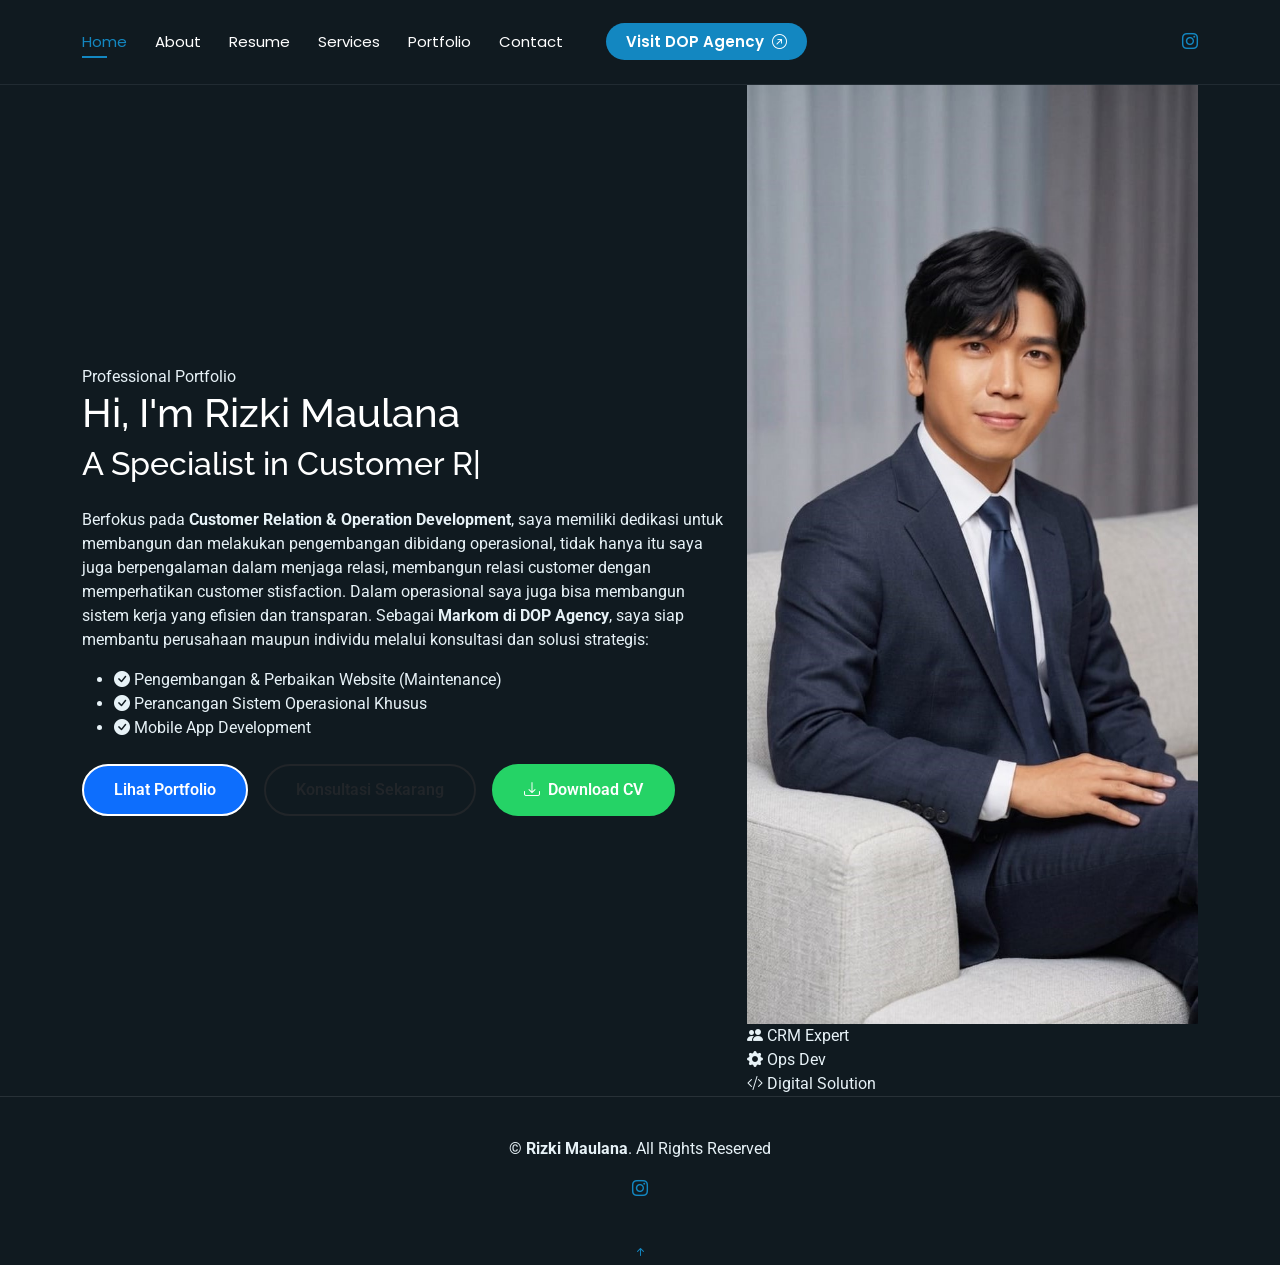
<file: index.html>
<!DOCTYPE html>
<html lang="en">

<head>
  <meta charset="utf-8">
  <meta content="width=device-width, initial-scale=1.0" name="viewport">
  <title>Rizki Maulana - Customer Relation & Operation Development</title>
  <meta name="description" content="Spesialis Customer Relation dan Operation Development dengan fokus pada solusi digital operasional.">
  
  <link href="assets/img/favicon.png" rel="icon">
  <link href="assets/img/apple-touch-icon.png" rel="apple-touch-icon">

  <link href="https://fonts.googleapis.com" rel="preconnect">
  <link href="https://fonts.gstatic.com" rel="preconnect" crossorigin>
  <link href="https://fonts.googleapis.com/css2?family=Roboto:wght@300;400;500;700&family=Poppins:wght@300;400;600;700&family=Raleway:wght@300;400;700&display=swap" rel="stylesheet">

  <link href="assets/vendor/bootstrap/css/bootstrap.min.css" rel="stylesheet">
  <link href="assets/vendor/bootstrap-icons/bootstrap-icons.css" rel="stylesheet">
  <link href="assets/vendor/aos/aos.css" rel="stylesheet">
  <link href="assets/vendor/swiper/swiper-bundle.min.css" rel="stylesheet">
  <link href="assets/vendor/glightbox/css/glightbox.min.css" rel="stylesheet">

  <link href="assets/css/main.css" rel="stylesheet">
</head>

<body class="index-page">

  <header id="header" class="header d-flex align-items-center sticky-top">
    <div class="container position-relative d-flex align-items-center justify-content-between">
      <nav id="navmenu" class="navmenu">
        <ul>
          <li><a href="index.html" class="active">Home</a></li>
          <li><a href="about.html">About</a></li>
          <li><a href="resume.html">Resume</a></li>
          <li><a href="services.html">Services</a></li>
          <li><a href="portfolio.html">Portfolio</a></li>
          <li><a href="contact.html">Contact</a></li>
          <li><a href="https://www.dopagency.my.id/" target="_blank" style="background: var(--accent-color); color: white; padding: 8px 20px; border-radius: 50px; margin-left: 15px; font-weight: 600;">Visit DOP Agency <i class="bi bi-arrow-up-right-circle ms-1"></i></a></li>
        </ul>
        <i class="mobile-nav-toggle d-xl-none bi bi-list"></i>
      </nav>
      <div class="header-social-links">
        <a href="https://www.instagram.com/rizkimaulanaa" class="instagram"><i class="bi bi-instagram"></i></a>
      </div>
    </div>
  </header>

  <main class="main">

    <section id="hero" class="hero section">
      <div class="container" data-aos="fade-up" data-aos-delay="100">
        <div class="row gy-5 align-items-center">
          
          <div class="col-lg-7 order-2 order-lg-1">
            <div class="hero-content">
              <span class="eyebrow" data-aos="fade-up">Professional Portfolio</span>
              <h1 data-aos="fade-up" data-aos-delay="200">Hi, I'm <span class="highlight">Rizki Maulana</span></h1>
              <h2 data-aos="fade-up" data-aos-delay="300">
                A Specialist in <span class="typed" data-typed-items="Customer Relation, Operation Development, Dispute Analyst, Digital Solution Consultant"></span>
              </h2>

              <div class="hero-description mt-4" data-aos="fade-up" data-aos-delay="400">
                <p>
                  Berfokus pada <strong>Customer Relation & Operation Development</strong>, saya memiliki dedikasi untuk membangun dan melakukan pengembangan dibidang operasional, tidak hanya itu saya juga berpengalaman dalam menjaga relasi, membangun relasi customer dengan memperhatikan customer stisfaction. Dalam operasional saya juga bisa membangun sistem kerja yang efisien dan transparan. Sebagai <strong>Markom di DOP Agency</strong>, saya siap membantu perusahaan maupun individu melalui konsultasi dan solusi strategis:
                </p>
                <ul class="hero-list">
                  <li><i class="bi bi-check-circle-fill"></i> Pengembangan & Perbaikan Website (Maintenance)</li>
                  <li><i class="bi bi-check-circle-fill"></i> Perancangan Sistem Operasional Khusus</li>
                  <li><i class="bi bi-check-circle-fill"></i> Mobile App Development</li>
                </ul>
              </div>

              <div class="hero-actions d-flex flex-wrap gap-3 mt-4" data-aos="fade-up" data-aos-delay="500">
                <a href="portfolio.html" class="btn btn-primary">Lihat Portfolio</a>
                <a href="contact.html" class="btn btn-outline">Konsultasi Sekarang</a>
                <a href="assets/docs/Profesional_CV_Rizki_Maulana.pdf" class="btn btn-cv" target="_blank">
                  <i class="bi bi-download me-2"></i>Download CV
                </a>
              </div>
            </div>
          </div>

          <div class="col-lg-5 order-1 order-lg-2">
            <div class="hero-image-container" data-aos="zoom-in" data-aos-delay="300">
              <div class="image-wrapper">
                <img src="assets/img/profile/profile-square-11.webp" alt="Rizki Maulana" class="img-fluid main-img">
                
                <div class="floating-badge badge-1">
                  <i class="bi bi-people-fill"></i>
                  <span>CRM Expert</span>
                </div>
                <div class="floating-badge badge-2">
                  <i class="bi bi-gear-fill"></i>
                  <span>Ops Dev</span>
                </div>
                <div class="floating-badge badge-3">
                  <i class="bi bi-code-slash"></i>
                  <span>Digital Solution</span>
                </div>
              </div>
            </div>
          </div>

        </div>
      </div>
    </section>

  </main>

  <footer id="footer" class="footer">
    <div class="container text-center">
      <div class="copyright">
        <p>© <strong>Rizki Maulana</strong>. All Rights Reserved</p>
      </div>
      <div class="social-links d-flex justify-content-center mt-3">
        <a href="https://www.instagram.com/rizkimaulanaa"><i class="bi bi-instagram"></i></a>
      </div>
    </div>
  </footer>

  <a href="#" id="scroll-top" class="scroll-top d-flex align-items-center justify-content-center"><i class="bi bi-arrow-up-short"></i></a>
  <div id="preloader"></div>

  <script src="assets/vendor/bootstrap/js/bootstrap.bundle.min.js"></script>
  <script src="assets/vendor/aos/aos.js"></script>
  <script src="assets/vendor/typed.js/typed.umd.js"></script>
  <script src="assets/vendor/swiper/swiper-bundle.min.js"></script>
  <script src="assets/vendor/glightbox/js/glightbox.min.js"></script>

  <script src="assets/js/main.js"></script>

</body>

</html>
</file>
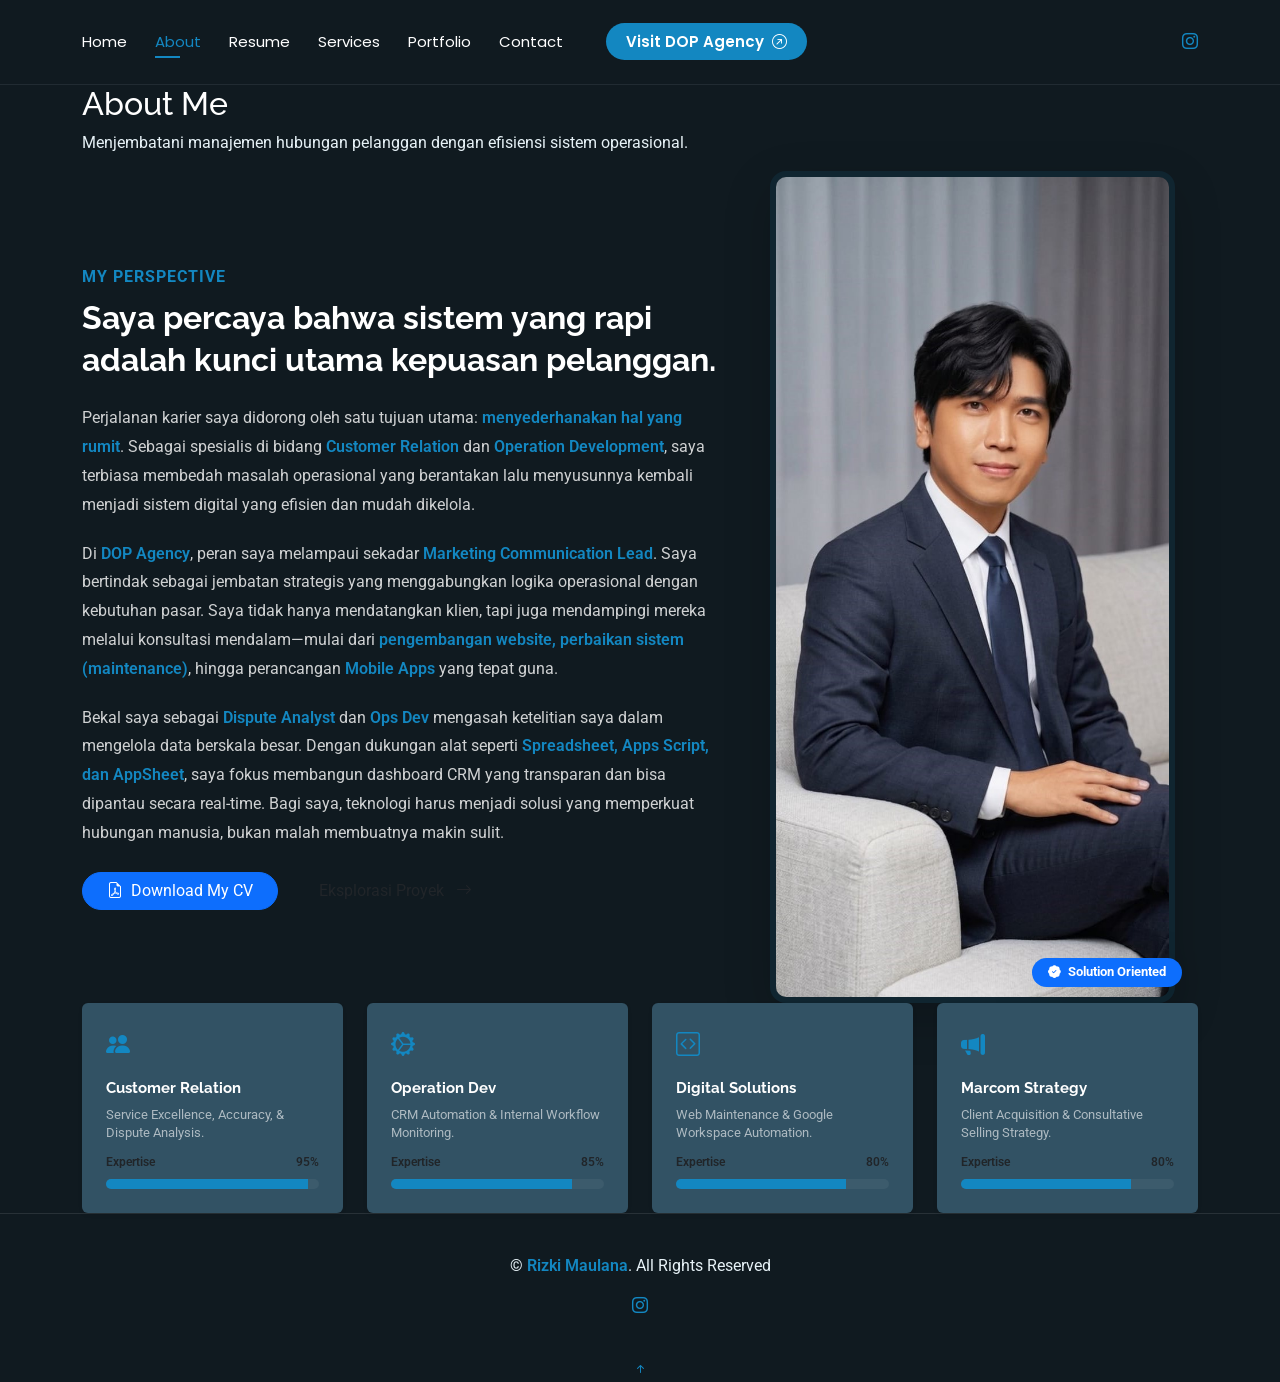
<file: about.html>
<!DOCTYPE html>
<html lang="en">

<head>
  <meta charset="utf-8">
  <meta content="width=device-width, initial-scale=1.0" name="viewport">
  <title>About - Rizki Maulana | Customer Relation & Operation Development</title>
  
  <link href="assets/img/favicon.png" rel="icon">
  <link href="assets/img/apple-touch-icon.png" rel="apple-touch-icon">

  <link href="https://fonts.googleapis.com" rel="preconnect">
  <link href="https://fonts.gstatic.com" rel="preconnect" crossorigin>
  <link href="https://fonts.googleapis.com/css2?family=Roboto:wght@300;400;500;700&family=Poppins:wght@300;400;600;700&family=Raleway:wght@300;400;700&display=swap" rel="stylesheet">

  <link href="assets/vendor/bootstrap/css/bootstrap.min.css" rel="stylesheet">
  <link href="assets/vendor/bootstrap-icons/bootstrap-icons.css" rel="stylesheet">
  <link href="assets/vendor/aos/aos.css" rel="stylesheet">
  <link href="assets/css/main.css" rel="stylesheet">
  
  <style>
    .header { background: #101a20 !important; }
    
    .skill-box {
      padding: 1.5rem !important;
      height: 100%;
    }
    .skill-box h3 {
      font-size: 0.95rem !important;
      font-weight: 700;
      margin-bottom: 8px;
    }
    .skill-box p {
      font-size: 0.8rem !important;
      line-height: 1.4;
      margin-bottom: 12px;
      color: rgba(255,255,255,0.6);
    }
    .skill-box .progress-label {
      font-size: 0.75rem;
      font-weight: 600;
    }

    .profile-photo {
      max-width: 90%;
      border: 6px solid rgba(19, 135, 193, 0.1);
      transition: 0.5s;
    }
    .profile-photo:hover {
      border-color: var(--accent-color);
      transform: translateY(-5px);
    }
    /* Biar teks lebih enak dibaca dan nggak kaku */
    .intro-content p {
      text-align: left;
      font-size: 1rem;
      line-height: 1.8;
      color: rgba(255, 255, 255, 0.8);
      margin-bottom: 20px;
    }
    strong {
      color: var(--accent-color);
      font-weight: 600;
    }
  </style>
</head>

<body class="about-page">

  <header id="header" class="header d-flex align-items-center light-background sticky-top">
    <div class="container position-relative d-flex align-items-center justify-content-between">
      <nav id="navmenu" class="navmenu">
        <ul>
          <li><a href="index.html">Home</a></li>
          <li><a href="about.html" class="active">About</a></li>
          <li><a href="resume.html">Resume</a></li>
          <li><a href="services.html">Services</a></li>
          <li><a href="portfolio.html">Portfolio</a></li>
          <li><a href="contact.html">Contact</a></li>
          <li><a href="https://www.dopagency.my.id/" target="_blank" style="background: var(--accent-color); color: white; padding: 8px 20px; border-radius: 50px; margin-left: 15px; font-weight: 600;">Visit DOP Agency <i class="bi bi-arrow-up-right-circle ms-1"></i></a></li>
        </ul>
        <i class="mobile-nav-toggle d-xl-none bi bi-list"></i>
      </nav>
      <div class="header-social-links">
        <a href="https://www.instagram.com/rizkimaulanaa" class="instagram"><i class="bi bi-instagram"></i></a>
      </div>
    </div>
  </header>

  <main class="main">
    <section id="about" class="about section">
      <div class="container section-title" data-aos="fade-up">
        <h2>About Me</h2>
        <p>Menjembatani manajemen hubungan pelanggan dengan efisiensi sistem operasional.</p>
      </div>

      <div class="container" data-aos="fade-up" data-aos-delay="100">
        <div class="row align-items-center justify-content-between gy-5">
          
          <div class="col-lg-7 order-2 order-lg-1" data-aos="fade-right" data-aos-delay="150">
            <div class="intro-content">
              <span class="eyebrow" style="color: var(--accent-color); font-weight: 700; letter-spacing: 1px;">MY PERSPECTIVE</span>
              <h2 class="headline mt-2 mb-4" style="font-weight: 700; line-height: 1.3;">Saya percaya bahwa sistem yang rapi adalah kunci utama kepuasan pelanggan.</h2>
              
              <p>
                Perjalanan karier saya didorong oleh satu tujuan utama: <strong>menyederhanakan hal yang rumit</strong>. Sebagai spesialis di bidang <strong>Customer Relation</strong> dan <strong>Operation Development</strong>, saya terbiasa membedah masalah operasional yang berantakan lalu menyusunnya kembali menjadi sistem digital yang efisien dan mudah dikelola.
              </p>

              <p>
                Di <strong>DOP Agency</strong>, peran saya melampaui sekadar <strong>Marketing Communication Lead</strong>. Saya bertindak sebagai jembatan strategis yang menggabungkan logika operasional dengan kebutuhan pasar. Saya tidak hanya mendatangkan klien, tapi juga mendampingi mereka melalui konsultasi mendalam—mulai dari <strong>pengembangan website, perbaikan sistem (maintenance)</strong>, hingga perancangan <strong>Mobile Apps</strong> yang tepat guna.
              </p>
              
              <p>
                Bekal saya sebagai <strong>Dispute Analyst</strong> dan <strong>Ops Dev</strong> mengasah ketelitian saya dalam mengelola data berskala besar. Dengan dukungan alat seperti <strong>Spreadsheet, Apps Script, dan AppSheet</strong>, saya fokus membangun dashboard CRM yang transparan dan bisa dipantau secara real-time. Bagi saya, teknologi harus menjadi solusi yang memperkuat hubungan manusia, bukan malah membuatnya makin sulit.
              </p>

              <div class="cta-group d-flex flex-wrap gap-3 mt-4">
                <a href="assets/docs/Profesional_CV_Rizki_Maulana.pdf" class="btn btn-primary rounded-pill px-4" target="_blank">
                  <i class="bi bi-file-earmark-pdf me-2"></i>Download My CV
                </a>
                <a href="portfolio.html" class="btn btn-outline rounded-pill px-4">
                  Eksplorasi Proyek <i class="bi bi-arrow-right ms-2"></i>
                </a>
              </div>
            </div>
          </div>

          <div class="col-lg-5 order-1 order-lg-2 text-center" data-aos="zoom-in" data-aos-delay="250">
            <div class="position-relative d-inline-block">
              <img src="assets/img/profile/profile-square-11.webp" alt="Rizki Maulana" class="img-fluid profile-photo rounded-4 shadow-lg">
              <div class="position-absolute bottom-0 end-0 mb-3 me-3">
                <div class="badge bg-primary text-white p-2 px-3 rounded-pill shadow-lg" style="font-size: 0.8rem;">
                  <i class="bi bi-patch-check-fill me-1"></i> Solution Oriented
                </div>
              </div>
            </div>
          </div>

        </div>
      </div>
    </section>

    <section id="skills" class="skills section light-background">
      <div class="container">
        <div class="row g-4">
          
          <div class="col-md-6 col-lg-3" data-aos="fade-up" data-aos-delay="100">
            <div class="skill-box card border-0 p-4 shadow-sm h-100" style="background: var(--surface-color);">
              <i class="bi bi-people-fill mb-3" style="font-size: 1.5rem; color: var(--accent-color);"></i>
              <h3>Customer Relation</h3>
              <p>Service Excellence, Accuracy, & Dispute Analysis.</p>
              <div class="d-flex justify-content-between progress-label">
                <span>Expertise</span>
                <span>95%</span>
              </div>
              <div class="progress mt-2">
                <div class="progress-bar" role="progressbar" style="width: 95%"></div>
              </div>
            </div>
          </div>

          <div class="col-md-6 col-lg-3" data-aos="fade-up" data-aos-delay="200">
            <div class="skill-box card border-0 p-4 shadow-sm h-100" style="background: var(--surface-color);">
              <i class="bi bi-gear-wide-connected mb-3" style="font-size: 1.5rem; color: var(--accent-color);"></i>
              <h3>Operation Dev</h3>
              <p>CRM Automation & Internal Workflow Monitoring.</p>
              <div class="d-flex justify-content-between progress-label">
                <span>Expertise</span>
                <span>85%</span>
              </div>
              <div class="progress mt-2">
                <div class="progress-bar" role="progressbar" style="width: 85%"></div>
              </div>
            </div>
          </div>

          <div class="col-md-6 col-lg-3" data-aos="fade-up" data-aos-delay="300">
            <div class="skill-box card border-0 p-4 shadow-sm h-100" style="background: var(--surface-color);">
              <i class="bi bi-code-square mb-3" style="font-size: 1.5rem; color: var(--accent-color);"></i>
              <h3>Digital Solutions</h3>
              <p>Web Maintenance & Google Workspace Automation.</p>
              <div class="d-flex justify-content-between progress-label">
                <span>Expertise</span>
                <span>80%</span>
              </div>
              <div class="progress mt-2">
                <div class="progress-bar" role="progressbar" style="width: 80%"></div>
              </div>
            </div>
          </div>

          <div class="col-md-6 col-lg-3" data-aos="fade-up" data-aos-delay="400">
            <div class="skill-box card border-0 p-4 shadow-sm h-100" style="background: var(--surface-color);">
              <i class="bi bi-megaphone-fill mb-3" style="font-size: 1.5rem; color: var(--accent-color);"></i>
              <h3>Marcom Strategy</h3>
              <p>Client Acquisition & Consultative Selling Strategy.</p>
              <div class="d-flex justify-content-between progress-label">
                <span>Expertise</span>
                <span>80%</span>
              </div>
              <div class="progress mt-2">
                <div class="progress-bar" role="progressbar" style="width: 80%"></div>
              </div>
            </div>
          </div>

        </div>
      </div>
    </section>
  </main>

  <footer id="footer" class="footer">
    <div class="container text-center">
      <p>© <strong>Rizki Maulana</strong>. All Rights Reserved</p>
      <div class="social-links d-flex justify-content-center mt-3">
        <a href="https://www.instagram.com/rizkimaulanaa"><i class="bi bi-instagram"></i></a>
      </div>
    </div>
  </footer>

  <a href="#" id="scroll-top" class="scroll-top d-flex align-items-center justify-content-center"><i class="bi bi-arrow-up-short"></i></a>
  <div id="preloader"></div>

  <script src="assets/vendor/bootstrap/js/bootstrap.bundle.min.js"></script>
  <script src="assets/vendor/aos/aos.js"></script>
  <script src="assets/js/main.js"></script>
  <script>AOS.init();</script>
</body>

</html>
</file>
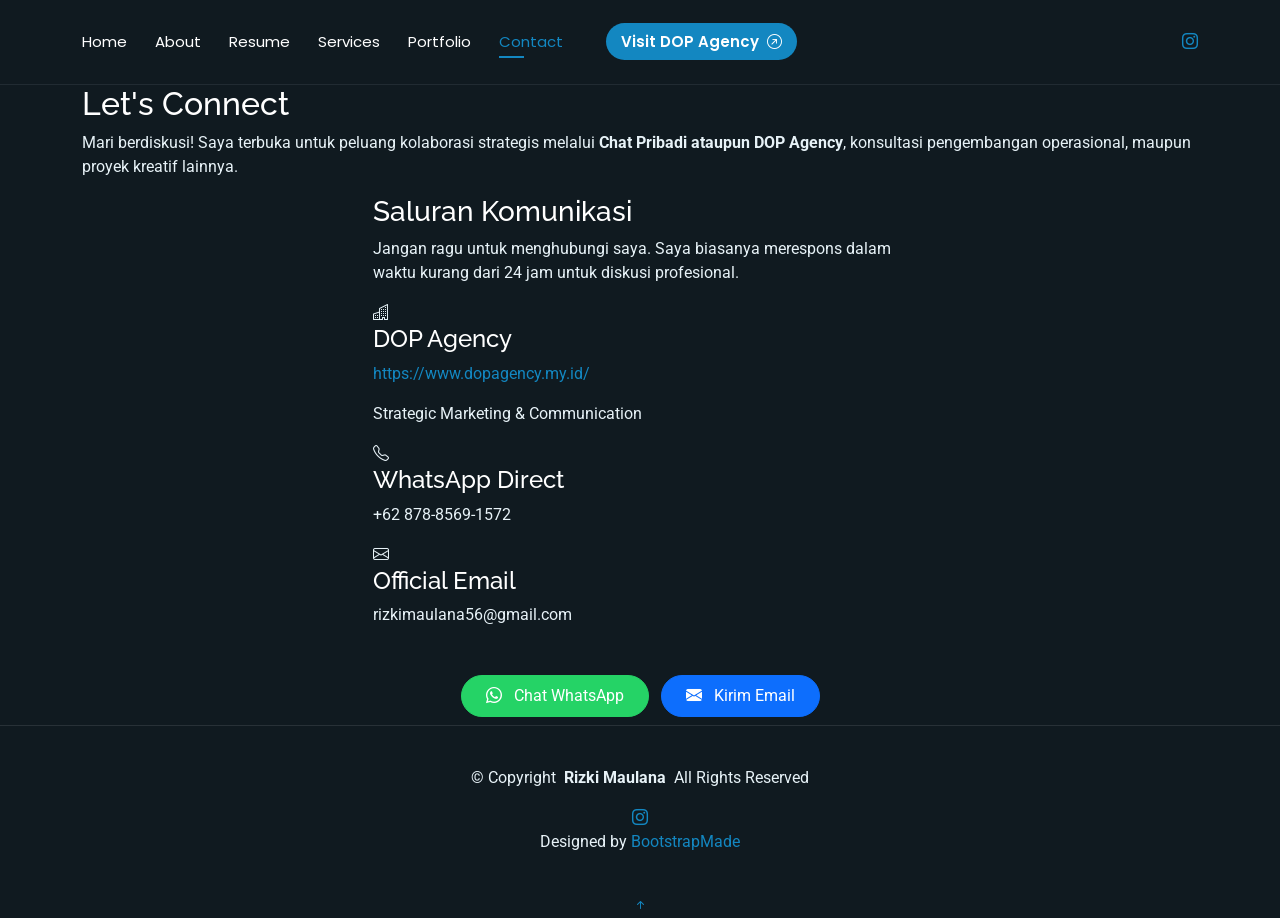
<file: contact.html>
<!DOCTYPE html>
<html lang="en">

<head>
  <meta charset="utf-8">
  <meta content="width=device-width, initial-scale=1.0" name="viewport">
  <title>Contact - Rizki Maulana | Marcom Lead</title>
  <meta name="description" content="">
  <meta name="keywords" content="">

  <link href="assets/img/favicon.png" rel="icon">
  <link href="assets/img/apple-touch-icon.png" rel="apple-touch-icon">

  <link href="https://fonts.googleapis.com" rel="preconnect">
  <link href="https://fonts.gstatic.com" rel="preconnect" crossorigin>
  <link href="https://fonts.googleapis.com/css2?family=Roboto:ital,wght@0,100;0,300;0,400;0,500;0,700;0,900;1,100;1,300;1,400;1,500;1,700;1,900&family=Poppins:ital,wght@0,100;0,200;0,300;0,400;0,500;0,600;0,700;0,800;0,900;1,100;1,200;1,300;1,400;1,500;1,600;1,700;1,800;1,900&family=Raleway:ital,wght@0,100;0,200;0,300;0,400;0,500;0,600;0,700;0,800;0,900;1,100;1,200;1,300;1,400;1,500;1,600;1,700;1,800;1,900&display=swap" rel="stylesheet">

  <link href="assets/vendor/bootstrap/css/bootstrap.min.css" rel="stylesheet">
  <link href="assets/vendor/bootstrap-icons/bootstrap-icons.css" rel="stylesheet">
  <link href="assets/vendor/aos/aos.css" rel="stylesheet">
  <link href="assets/vendor/swiper/swiper-bundle.min.css" rel="stylesheet">
  <link href="assets/vendor/glightbox/css/glightbox.min.css" rel="stylesheet">

  <link href="assets/css/main.css" rel="stylesheet">
</head>

<body class="contact-page">

  <header id="header" class="header d-flex align-items-center light-background sticky-top">
    <div class="container position-relative d-flex align-items-center justify-content-between">

      <nav id="navmenu" class="navmenu">
        <ul>
          <li><a href="index.html">Home</a></li>
          <li><a href="about.html">About</a></li>
          <li><a href="resume.html">Resume</a></li>
          <li><a href="services.html">Services</a></li>
          <li><a href="portfolio.html">Portfolio</a></li>
          <li><a href="contact.html" class="active">Contact</a></li>
          <li><a href="https://www.dopagency.my.id/" target="_blank" style="background: var(--accent-color); color: white; padding: 8px 15px; border-radius: 50px; margin-left: 15px; font-weight: 600;">Visit DOP Agency <i class="bi bi-arrow-up-right-circle ms-1"></i></a></li>
        </ul>
        <i class="mobile-nav-toggle d-xl-none bi bi-list"></i>
      </nav>

      <div class="header-social-links">
        <a href="https://www.instagram.com/rizkimaulanaa" class="instagram"><i class="bi bi-instagram"></i></a>
      </div>

    </div>
  </header>

  <main class="main">

    <section id="contact" class="contact section">

      <div class="container section-title" data-aos="fade-up">
        <h2>Let's Connect</h2>
        <p>Mari berdiskusi! Saya terbuka untuk peluang kolaborasi strategis melalui <strong>Chat Pribadi ataupun DOP Agency</strong>, konsultasi pengembangan operasional, maupun proyek kreatif lainnya.</p>
      </div><div class="container" data-aos="fade-up" data-aos-delay="100">

        <div class="row g-4 g-lg-5 justify-content-center">
          <div class="col-lg-6">
            <div class="info-box" data-aos="fade-up" data-aos-delay="200">
              <h3>Saluran Komunikasi</h3>
              <p>Jangan ragu untuk menghubungi saya. Saya biasanya merespons dalam waktu kurang dari 24 jam untuk diskusi profesional.</p>

              <div class="info-item" data-aos="fade-up" data-aos-delay="300">
                <div class="icon-box">
                  <i class="bi bi-buildings"></i>
                </div>
                <div class="content">
                  <h4>DOP Agency</h4>
                  <p><a href="https://www.dopagency.my.id/" target="_blank" style="color: var(--accent-color);">https://www.dopagency.my.id/</a></p>
                  <p>Strategic Marketing & Communication</p>
                </div>
              </div>

              <div class="info-item" data-aos="fade-up" data-aos-delay="400">
                <div class="icon-box">
                  <i class="bi bi-telephone"></i>
                </div>
                <div class="content">
                  <h4>WhatsApp Direct</h4>
                  <p>+62 878-8569-1572</p>
                </div>
              </div>

              <div class="info-item" data-aos="fade-up" data-aos-delay="500">
                <div class="icon-box">
                  <i class="bi bi-envelope"></i>
                </div>
                <div class="content">
                  <h4>Official Email</h4>
                  <p>rizkimaulana56@gmail.com</p>
                </div>
              </div>

              <div class="mt-5 text-center" data-aos="fade-up" data-aos-delay="600">
                <a href="https://wa.me/6287885691572?text=Halo%20Rizki,%20saya%20melihat%20portofolio%20Anda%20sebagai%20Marcom%20Lead..." target="_blank" class="btn btn-success rounded-pill px-4 py-2 me-2 mb-2" style="background-color: #25D366; border-color: #25D366;">
                  <i class="bi bi-whatsapp me-2"></i> Chat WhatsApp
                </a>
                
                <a href="mailto:rizkimaulana56@gmail.com" class="btn btn-primary rounded-pill px-4 py-2 mb-2">
                  <i class="bi bi-envelope-fill me-2"></i> Kirim Email
                </a>
              </div>

            </div>
          </div>
        </div>

      </div>

    </section></main>

  <footer id="footer" class="footer">

    <div class="container">
      <div class="copyright text-center ">
        <p>© <span>Copyright</span> <strong class="px-1 sitename">Rizki Maulana</strong> <span>All Rights Reserved<br></span></p>
      </div>
      <div class="social-links d-flex justify-content-center">
        <a href="https://www.instagram.com/rizkimaulanaa"><i class="bi bi-instagram"></i></a>
      </div>
      <div class="credits">
        Designed by <a href="https://bootstrapmade.com/">BootstrapMade</a>
      </div>
    </div>

  </footer>

  <a href="#" id="scroll-top" class="scroll-top d-flex align-items-center justify-content-center"><i class="bi bi-arrow-up-short"></i></a>

  <div id="preloader"></div>

  <script src="assets/vendor/bootstrap/js/bootstrap.bundle.min.js"></script>
  <script src="assets/vendor/php-email-form/validate.js"></script>
  <script src="assets/vendor/aos/aos.js"></script>
  <script src="assets/vendor/typed.js/typed.umd.js"></script>
  <script src="assets/vendor/waypoints/noframework.waypoints.js"></script>
  <script src="assets/vendor/purecounter/purecounter_vanilla.js"></script>
  <script src="assets/vendor/swiper/swiper-bundle.min.js"></script>
  <script src="assets/vendor/imagesloaded/imagesloaded.pkgd.min.js"></script>
  <script src="assets/vendor/isotope-layout/isotope.pkgd.min.js"></script>
  <script src="assets/vendor/glightbox/js/glightbox.min.js"></script>

  <script src="assets/js/main.js"></script>

</body>

</html>
</file>
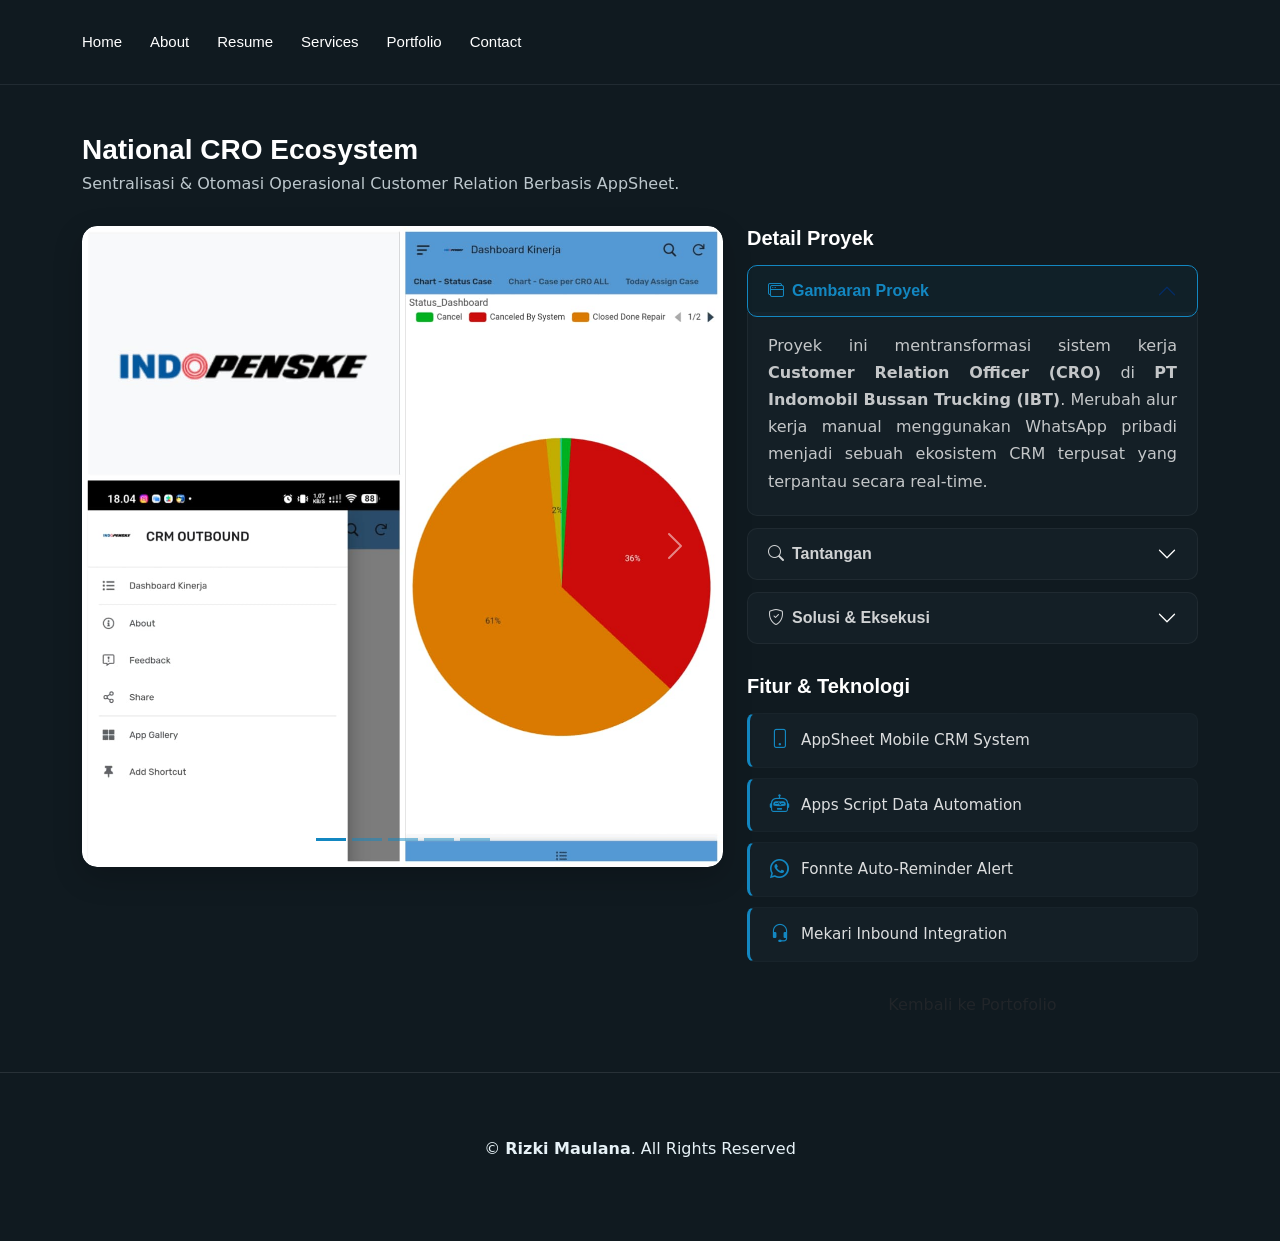
<file: portfolio-details-cro.html>
<!DOCTYPE html>
<html lang="en">

<head>
  <meta charset="utf-8">
  <meta content="width=device-width, initial-scale=1.0" name="viewport">
  <title>Case Study: National CRO Ecosystem - Rizki Maulana</title>
  
  <link href="assets/vendor/bootstrap/css/bootstrap.min.css" rel="stylesheet">
  <link href="assets/vendor/bootstrap-icons/bootstrap-icons.css" rel="stylesheet">
  <link href="assets/vendor/aos/aos.css" rel="stylesheet">
  <link href="assets/vendor/glightbox/css/glightbox.min.css" rel="stylesheet">
  <link href="assets/css/main.css" rel="stylesheet">
  
  <style>
    .header { background: #101a20 !important; }

    /* Custom Carousel Bootstrap */
    .carousel-inner {
      border-radius: 15px;
      background-color: var(--surface-color);
      box-shadow: 0 10px 30px rgba(0,0,0,0.2);
    }
    .carousel-item img {
      border-radius: 15px;
      width: 100%;
      height: auto;
    }
    .carousel-indicators [data-bs-target] {
      background-color: var(--accent-color);
    }

    /* Teks Header Atas */
    .project-header h2 {
      font-size: 28px;
      font-weight: 700;
      color: #fff;
      margin-bottom: 5px;
    }
    .project-header p {
      color: var(--default-color);
      font-size: 16px;
      opacity: 0.8;
      margin-bottom: 30px;
    }

    /* Custom Accordion (Buka-Tutup) */
    .custom-accordion .accordion-item {
      background-color: transparent;
      border: none;
      margin-bottom: 12px;
    }
    .custom-accordion .accordion-button {
      background-color: var(--surface-color);
      color: rgba(255,255,255,0.8);
      border-radius: 10px !important;
      border: 1px solid rgba(255,255,255,0.05);
      box-shadow: none;
      padding: 15px 20px;
      font-weight: 600;
      transition: 0.3s;
    }
    .custom-accordion .accordion-button::after {
      filter: invert(1) grayscale(100%) brightness(200%);
    }
    /* Warna saat Accordion Terbuka */
    .custom-accordion .accordion-button:not(.collapsed) {
      background-color: rgba(19, 135, 193, 0.05); 
      color: var(--accent-color);
      border: 1px solid var(--accent-color);
    }
    .custom-accordion .accordion-button:not(.collapsed)::after {
      filter: none;
    }
    .custom-accordion .accordion-body {
      color: rgba(255,255,255,0.75);
      background-color: var(--surface-color);
      border-bottom-left-radius: 10px;
      border-bottom-right-radius: 10px;
      border: 1px solid rgba(255,255,255,0.05);
      border-top: none;
      margin-top: -5px;
      padding: 20px;
      line-height: 1.7;
      text-align: justify;
    }

    /* Fitur Unggulan List */
    .right-title {
      font-size: 20px;
      font-weight: 700;
      color: #fff;
      margin-bottom: 15px;
      margin-top: 30px;
    }
    .feature-list {
      list-style: none;
      padding: 0;
      margin: 0;
    }
    .feature-list li {
      background: var(--surface-color);
      color: rgba(255,255,255,0.85);
      padding: 12px 20px;
      margin-bottom: 10px;
      border-radius: 8px;
      border-left: 3px solid var(--accent-color);
      display: flex;
      align-items: center;
      gap: 12px;
      font-size: 0.95rem;
      border-top: 1px solid rgba(255,255,255,0.02);
      border-right: 1px solid rgba(255,255,255,0.02);
      border-bottom: 1px solid rgba(255,255,255,0.02);
    }
    .feature-list li i {
      color: var(--accent-color);
      font-size: 1.2rem;
    }
  </style>
</head>

<body class="portfolio-details-page">

  <header id="header" class="header d-flex align-items-center sticky-top">
    <div class="container position-relative d-flex align-items-center justify-content-between">
      <nav id="navmenu" class="navmenu">
        <ul>
          <li><a href="index.html">Home</a></li>
          <li><a href="about.html">About</a></li>
          <li><a href="resume.html">Resume</a></li>
          <li><a href="services.html">Services</a></li>
          <li><a href="portfolio.html">Portfolio</a></li>
          <li><a href="contact.html">Contact</a></li>
        </ul>
        <i class="mobile-nav-toggle d-xl-none bi bi-list"></i>
      </nav>
    </div>
  </header>

  <main class="main">
    <section id="portfolio-details" class="portfolio-details py-5">
      <div class="container">
        
        <div class="row project-header">
          <div class="col-12">
            <h2>National CRO Ecosystem</h2>
            <p>Sentralisasi & Otomasi Operasional Customer Relation Berbasis AppSheet.</p>
          </div>
        </div>

        <div class="row gy-4">
          
          <div class="col-lg-7">
            <div id="portfolioCarousel" class="carousel slide" data-bs-ride="carousel">
              <div class="carousel-indicators">
                <button type="button" data-bs-target="#portfolioCarousel" data-bs-slide-to="0" class="active"></button>
                <button type="button" data-bs-target="#portfolioCarousel" data-bs-slide-to="1"></button>
                <button type="button" data-bs-target="#portfolioCarousel" data-bs-slide-to="2"></button>
                <button type="button" data-bs-target="#portfolioCarousel" data-bs-slide-to="3"></button>
                <button type="button" data-bs-target="#portfolioCarousel" data-bs-slide-to="4"></button>
              </div>

              <div class="carousel-inner">
                <div class="carousel-item active">
                  <img src="assets/img/portfolio/portofolio-4.jpg" class="d-block w-100" alt="Outbound CRM AppSheet">
                </div>
                <div class="carousel-item">
                  <img src="assets/img/portfolio/Chat-Mekari.jpg" class="d-block w-100" alt="Inbound Chat Mekari">
                </div>
                <div class="carousel-item">
                  <img src="assets/img/portfolio/CRM-Mekari.jpg" class="d-block w-100" alt="Inbound CRM Mekari">
                </div>
                <div class="carousel-item">
                  <img src="assets/img/portfolio/Gsheet-full.png" class="d-block w-100" alt="KPI Monitoring Dashboard">
                </div>
                <div class="carousel-item">
                  <img src="assets/img/portfolio/Gsheet-database.png" class="d-block w-100" alt="Integrated Database">
                </div>
              </div>

              <button class="carousel-control-prev" type="button" data-bs-target="#portfolioCarousel" data-bs-slide="prev">
                <span class="carousel-control-prev-icon" aria-hidden="true"></span>
                <span class="visually-hidden">Previous</span>
              </button>
              <button class="carousel-control-next" type="button" data-bs-target="#portfolioCarousel" data-bs-slide="next">
                <span class="carousel-control-next-icon" aria-hidden="true"></span>
                <span class="visually-hidden">Next</span>
              </button>
            </div>
          </div>

          <div class="col-lg-5">
            
            <h3 class="right-title" style="margin-top: 0;">Detail Proyek</h3>
            
            <div class="accordion custom-accordion" id="projectAccordion">
              
              <div class="accordion-item">
                <h2 class="accordion-header" id="headingOne">
                  <button class="accordion-button" type="button" data-bs-toggle="collapse" data-bs-target="#collapseOne" aria-expanded="true" aria-controls="collapseOne">
                    <i class="bi bi-window-stack me-2"></i> Gambaran Proyek
                  </button>
                </h2>
                <div id="collapseOne" class="accordion-collapse collapse show" aria-labelledby="headingOne" data-bs-parent="#projectAccordion">
                  <div class="accordion-body">
                    Proyek ini mentransformasi sistem kerja <strong>Customer Relation Officer (CRO)</strong> di <strong>PT Indomobil Bussan Trucking (IBT)</strong>. Merubah alur kerja manual menggunakan WhatsApp pribadi menjadi sebuah ekosistem CRM terpusat yang terpantau secara real-time.
                  </div>
                </div>
              </div>

              <div class="accordion-item">
                <h2 class="accordion-header" id="headingTwo">
                  <button class="accordion-button collapsed" type="button" data-bs-toggle="collapse" data-bs-target="#collapseTwo" aria-expanded="false" aria-controls="collapseTwo">
                    <i class="bi bi-search me-2"></i> Tantangan
                  </button>
                </h2>
                <div id="collapseTwo" class="accordion-collapse collapse" aria-labelledby="headingTwo" data-bs-parent="#projectAccordion">
                  <div class="accordion-body">
                    Sebelumnya, komunikasi dilakukan via nomor pribadi sehingga status <em>follow-up</em> aktual sulit dipantau manajemen. Banyak tiket dibuat di sistem lama, namun unit kendaraan tidak jelas apakah sudah masuk bengkel, <em>pending</em>, atau sudah selesai.
                  </div>
                </div>
              </div>

              <div class="accordion-item">
                <h2 class="accordion-header" id="headingThree">
                  <button class="accordion-button collapsed" type="button" data-bs-toggle="collapse" data-bs-target="#collapseThree" aria-expanded="false" aria-controls="collapseThree">
                    <i class="bi bi-shield-check me-2"></i> Solusi & Eksekusi
                  </button>
                </h2>
                <div id="collapseThree" class="accordion-collapse collapse" aria-labelledby="headingThree" data-bs-parent="#projectAccordion">
                  <div class="accordion-body">
                    Menyadari vendor (Mekari) hanya mencakup Inbound, saya merancang sistem Outbound menggunakan ekosistem Google. Mengawali dengan GSheet + Apps Script untuk notifikasi Fonnte, lalu menyempurnakannya ke dalam <strong>AppSheet</strong> agar lebih ramah seluler (mobile-friendly) dengan akses login per-karyawan.
                  </div>
                </div>
              </div>

            </div> <h3 class="right-title">Fitur & Teknologi</h3>
            <ul class="feature-list">
              <li><i class="bi bi-phone"></i> AppSheet Mobile CRM System</li>
              <li><i class="bi bi-robot"></i> Apps Script Data Automation</li>
              <li><i class="bi bi-whatsapp"></i> Fonnte Auto-Reminder Alert</li>
              <li><i class="bi bi-headset"></i> Mekari Inbound Integration</li>
            </ul>

            <div class="mt-4">
              <a href="portfolio.html" class="btn btn-outline w-100" style="border-radius: 50px;">Kembali ke Portofolio</a>
            </div>

          </div>
          
        </div>
      </div>
    </section>
  </main>

  <footer id="footer" class="footer">
    <div class="container text-center py-4">
      <p>© <strong>Rizki Maulana</strong>. All Rights Reserved</p>
    </div>
  </footer>

  <script src="assets/vendor/bootstrap/js/bootstrap.bundle.min.js"></script>
  <script src="assets/vendor/glightbox/js/glightbox.min.js"></script>
  <script src="assets/js/main.js"></script>

</body>
</html>
</file>
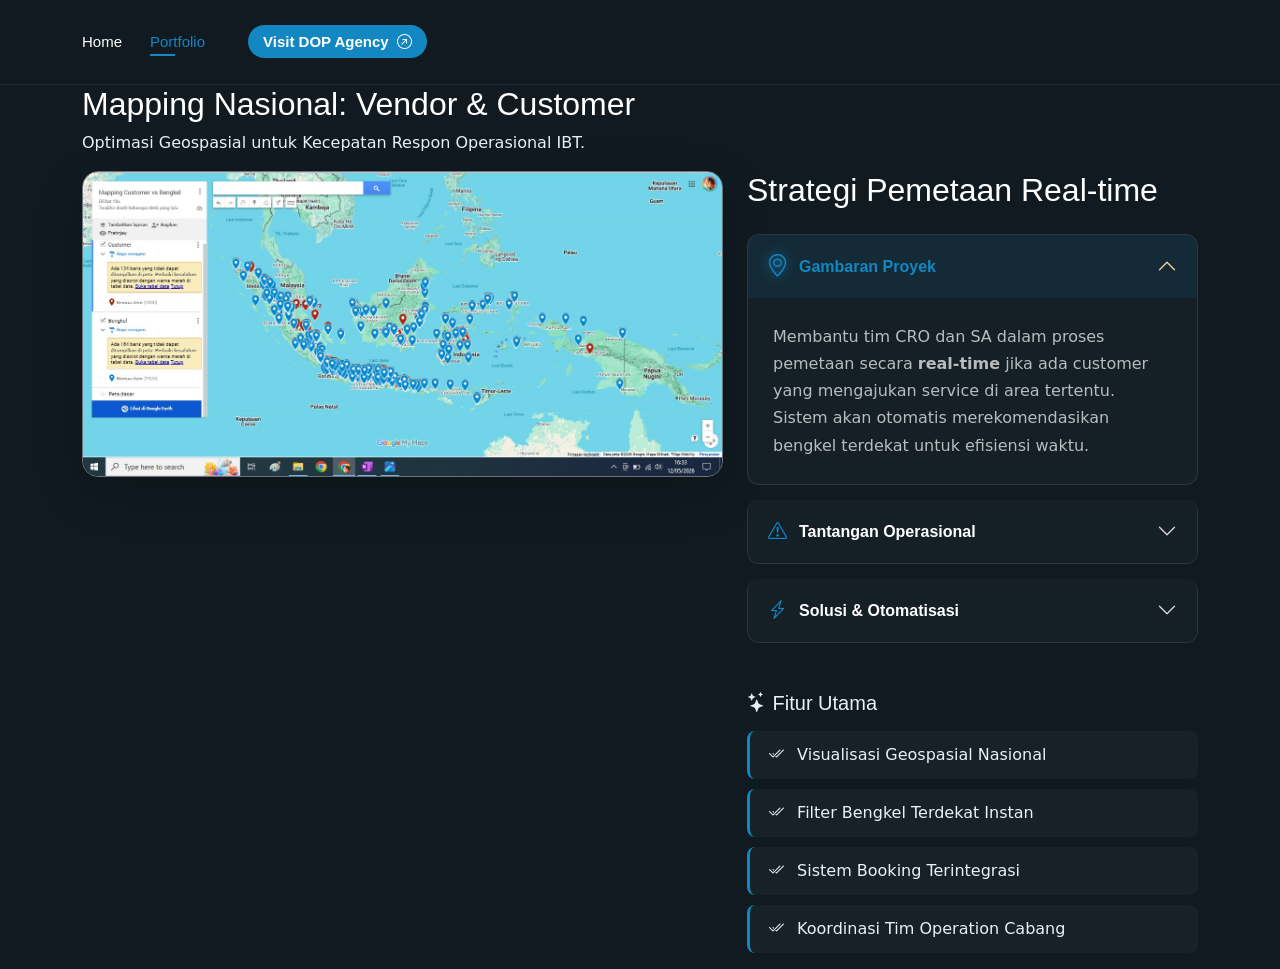
<file: portfolio-details-mapping.html>
<!DOCTYPE html>
<html lang="en">
<head>
  <meta charset="utf-8">
  <meta content="width=device-width, initial-scale=1.0" name="viewport">
  <title>Detail Mapping Nasional - Rizki Maulana</title>
  <link href="assets/vendor/bootstrap/css/bootstrap.min.css" rel="stylesheet">
  <link href="assets/vendor/bootstrap-icons/bootstrap-icons.css" rel="stylesheet">
  <link href="assets/vendor/aos/aos.css" rel="stylesheet">
  <link href="assets/css/main.css" rel="stylesheet">
  <style>
    /* Custom Styling for Interactivity */
    .accordion-item { background: var(--surface-color); border: 1px solid rgba(255,255,255,0.1); margin-bottom: 15px; border-radius: 12px !important; overflow: hidden; }
    .accordion-button { background: var(--surface-color); color: var(--heading-color); font-weight: 600; padding: 20px; transition: 0.3s; }
    .accordion-button:not(.collapsed) { background: rgba(19, 135, 193, 0.1); color: var(--accent-color); box-shadow: none; }
    .accordion-button::after { filter: invert(1); }
    .accordion-button i { transition: 0.3s; margin-right: 12px; font-size: 1.2rem; color: var(--accent-color); }
    .accordion-button:not(.collapsed) i { transform: scale(1.2); filter: drop-shadow(0 0 5px var(--accent-color)); }
    .accordion-body { color: rgba(255,255,255,0.7); line-height: 1.7; padding: 25px; }
    .feature-list-pro { list-style: none; padding: 0; }
    .feature-list-pro li { background: rgba(255,255,255,0.03); margin-bottom: 10px; padding: 12px 18px; border-radius: 8px; border-left: 3px solid var(--accent-color); transition: 0.3s; }
    .feature-list-pro li:hover { background: rgba(19, 135, 193, 0.1); transform: translateX(5px); }
  </style>
</head>

<body class="portfolio-details-page">
  <header id="header" class="header d-flex align-items-center light-background sticky-top">
    <div class="container position-relative d-flex align-items-center justify-content-between">
      <nav id="navmenu" class="navmenu">
        <ul>
          <li><a href="index.html">Home</a></li>
          <li><a href="portfolio.html" class="active">Portfolio</a></li>
          <li><a href="https://www.dopagency.my.id/" target="_blank" style="background: var(--accent-color); color: white; padding: 8px 15px; border-radius: 50px; margin-left: 15px; font-weight: 600;">Visit DOP Agency <i class="bi bi-arrow-up-right-circle ms-1"></i></a></li>
        </ul>
        <i class="mobile-nav-toggle d-xl-none bi bi-list"></i>
      </nav>
    </div>
  </header>

  <main class="main">
    <section class="portfolio-details section">
      <div class="container section-title" data-aos="fade-up">
        <h2>Mapping Nasional: Vendor & Customer</h2>
        <p>Optimasi Geospasial untuk Kecepatan Respon Operasional IBT.</p>
      </div>

      <div class="container">
        <div class="row gy-5">
          <div class="col-lg-7" data-aos="fade-right">
            <div class="portfolio-details-media">
               <img src="assets/img/portfolio/portofolio-6.jpg" alt="Mapping Project" class="img-fluid rounded-4 shadow-lg border border-secondary">
            </div>
          </div>

          <div class="col-lg-5" data-aos="fade-left">
            <div class="portfolio-details-content">
              <h2 class="project-title mb-4">Strategi Pemetaan Real-time</h2>
              
              <div class="accordion" id="mappingAccordion">
                <div class="accordion-item">
                  <h2 class="accordion-header">
                    <button class="accordion-button" type="button" data-bs-toggle="collapse" data-bs-target="#c1">
                      <i class="bi bi-geo-alt"></i> Gambaran Proyek
                    </button>
                  </h2>
                  <div id="c1" class="accordion-collapse collapse show" data-bs-parent="#mappingAccordion">
                    <div class="accordion-body">
                      Membantu tim CRO dan SA dalam proses pemetaan secara <strong>real-time</strong> jika ada customer yang mengajukan service di area tertentu. Sistem akan otomatis merekomendasikan bengkel terdekat untuk efisiensi waktu.
                    </div>
                  </div>
                </div>

                <div class="accordion-item">
                  <h2 class="accordion-header">
                    <button class="accordion-button collapsed" type="button" data-bs-toggle="collapse" data-bs-target="#c2">
                      <i class="bi bi-exclamation-triangle"></i> Tantangan Operasional
                    </button>
                  </h2>
                  <div id="c2" class="accordion-collapse collapse" data-bs-parent="#mappingAccordion">
                    <div class="accordion-body">
                      Sulitnya koordinasi cepat antara tim pusat dan cabang saat terjadi kendala armada customer di lokasi terpencil. Pencarian bengkel manual seringkali memakan waktu berjam-jam.
                    </div>
                  </div>
                </div>

                <div class="accordion-item">
                  <h2 class="accordion-header">
                    <button class="accordion-button collapsed" type="button" data-bs-toggle="collapse" data-bs-target="#c3">
                      <i class="bi bi-lightning-charge"></i> Solusi & Otomatisasi
                    </button>
                  </h2>
                  <div id="c3" class="accordion-collapse collapse" data-bs-parent="#mappingAccordion">
                    <div class="accordion-body">
                      Integrasi database vendor nasional ke dalam <strong>Google Maps Dashboard</strong>. Mempercepat proses booking bengkel, mempermudah koordinasi dengan tim operasional cabang, dan memangkas birokrasi pencarian data.
                    </div>
                  </div>
                </div>
              </div>

              <div class="mt-5">
                <h3 class="h5 mb-3 text-accent"><i class="bi bi-stars"></i> Fitur Utama</h3>
                <ul class="feature-list-pro">
                  <li><i class="bi bi-check2-all me-2"></i> Visualisasi Geospasial Nasional</li>
                  <li><i class="bi bi-check2-all me-2"></i> Filter Bengkel Terdekat Instan</li>
                  <li><i class="bi bi-check2-all me-2"></i> Sistem Booking Terintegrasi</li>
                  <li><i class="bi bi-check2-all me-2"></i> Koordinasi Tim Operation Cabang</li>
                </ul>
              </div>
            </div>
          </div>
        </div>
      </div>
    </section>
  </main>
  <script src="assets/vendor/bootstrap/js/bootstrap.bundle.min.js"></script>
  <script src="assets/vendor/aos/aos.js"></script>
  <script>AOS.init();</script>
</body>
</html>
</file>
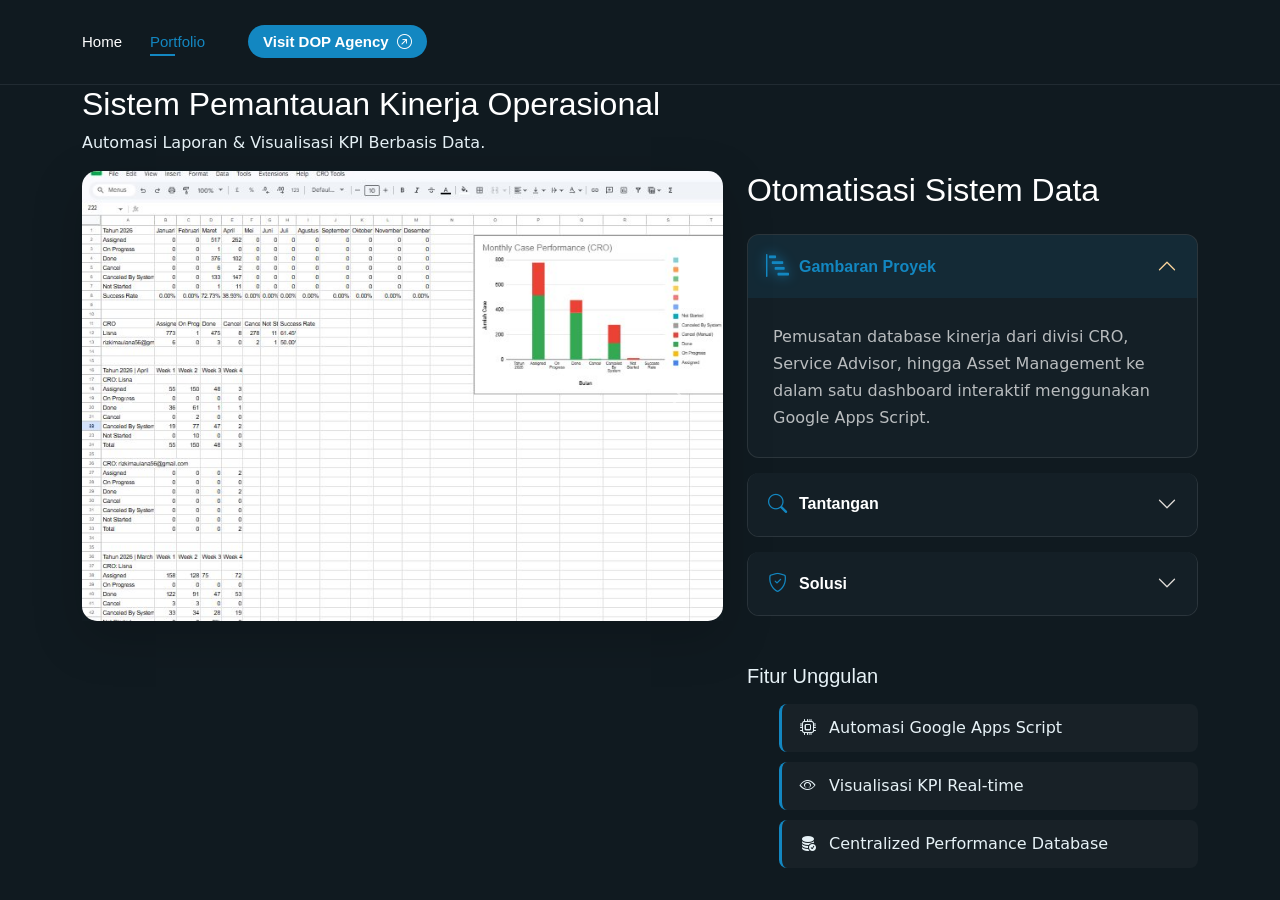
<file: portfolio-details-performance.html>
<!DOCTYPE html>
<html lang="en">
<head>
  <meta charset="utf-8">
  <meta content="width=device-width, initial-scale=1.0" name="viewport">
  <title>Detail Kinerja - Rizki Maulana</title>
  <link href="assets/vendor/bootstrap/css/bootstrap.min.css" rel="stylesheet">
  <link href="assets/vendor/bootstrap-icons/bootstrap-icons.css" rel="stylesheet">
  <link href="assets/vendor/aos/aos.css" rel="stylesheet">
  <link href="assets/css/main.css" rel="stylesheet">
  <style>
    .carousel-item img { height: 450px; object-fit: cover; border-radius: 15px; }
    .accordion-item { background: var(--surface-color); border: 1px solid rgba(255,255,255,0.1); margin-bottom: 15px; border-radius: 12px !important; overflow: hidden; }
    .accordion-button { background: var(--surface-color); color: var(--heading-color); font-weight: 600; padding: 20px; transition: 0.3s; }
    .accordion-button:not(.collapsed) { background: rgba(19, 135, 193, 0.1); color: var(--accent-color); box-shadow: none; }
    .accordion-button::after { filter: invert(1); }
    .accordion-button i { transition: 0.3s; margin-right: 12px; font-size: 1.2rem; color: var(--accent-color); }
    .accordion-button:not(.collapsed) i { transform: scale(1.2); filter: drop-shadow(0 0 5px var(--accent-color)); }
    .accordion-body { color: rgba(255,255,255,0.7); line-height: 1.7; padding: 25px; }
    .feature-list-pro li { background: rgba(255,255,255,0.03); margin-bottom: 10px; padding: 12px 18px; border-radius: 8px; border-left: 3px solid var(--accent-color); list-style: none; transition: 0.3s; }
  </style>
</head>

<body class="portfolio-details-page">
  <header id="header" class="header d-flex align-items-center light-background sticky-top">
    <div class="container position-relative d-flex align-items-center justify-content-between">
      <nav id="navmenu" class="navmenu">
        <ul>
          <li><a href="index.html">Home</a></li>
          <li><a href="portfolio.html" class="active">Portfolio</a></li>
          <li><a href="https://www.dopagency.my.id/" target="_blank" style="background: var(--accent-color); color: white; padding: 8px 15px; border-radius: 50px; margin-left: 15px; font-weight: 600;">Visit DOP Agency <i class="bi bi-arrow-up-right-circle ms-1"></i></a></li>
        </ul>
      </nav>
    </div>
  </header>

  <main class="main">
    <section class="portfolio-details section">
      <div class="container section-title" data-aos="fade-up">
        <h2>Sistem Pemantauan Kinerja Operasional</h2>
        <p>Automasi Laporan & Visualisasi KPI Berbasis Data.</p>
      </div>

      <div class="container">
        <div class="row gy-5">
          <div class="col-lg-7" data-aos="fade-right">
            <div id="performanceCarousel" class="carousel slide shadow-lg" data-bs-ride="carousel">
              <div class="carousel-inner">
                <div class="carousel-item active">
                  <img src="assets/img/portfolio/portofolio-1.jpg" class="d-block w-100" alt="Dashboard KPI">
                </div>
                <div class="carousel-item">
                  <img src="assets/img/portfolio/portofolio-4.jpg" class="d-block w-100" alt="Apps Script Process">
                </div>
              </div>
              <button class="carousel-control-prev" type="button" data-bs-target="#performanceCarousel" data-bs-slide="prev">
                <span class="carousel-control-prev-icon" aria-hidden="true"></span>
              </button>
              <button class="carousel-control-next" type="button" data-bs-target="#performanceCarousel" data-bs-slide="next">
                <span class="carousel-control-next-icon" aria-hidden="true"></span>
              </button>
            </div>
          </div>

          <div class="col-lg-5" data-aos="fade-left">
            <div class="portfolio-details-content">
              <h2 class="project-title mb-4">Otomatisasi Sistem Data</h2>
              
              <div class="accordion" id="perfAccordion">
                <div class="accordion-item">
                  <h2 class="accordion-header">
                    <button class="accordion-button" type="button" data-bs-toggle="collapse" data-bs-target="#p1">
                      <i class="bi bi-bar-chart-steps"></i> Gambaran Proyek
                    </button>
                  </h2>
                  <div id="p1" class="accordion-collapse collapse show" data-bs-parent="#perfAccordion">
                    <div class="accordion-body">
                      Pemusatan database kinerja dari divisi CRO, Service Advisor, hingga Asset Management ke dalam satu dashboard interaktif menggunakan Google Apps Script.
                    </div>
                  </div>
                </div>

                <div class="accordion-item">
                  <h2 class="accordion-header">
                    <button class="accordion-button collapsed" type="button" data-bs-toggle="collapse" data-bs-target="#p2">
                      <i class="bi bi-search"></i> Tantangan
                    </button>
                  </h2>
                  <div id="p2" class="accordion-collapse collapse" data-bs-parent="#perfAccordion">
                    <div class="accordion-body">
                      Data yang tersebar di berbagai sheet manual menyebabkan tingginya risiko <strong>human error</strong> dan keterlambatan dalam melihat performa karyawan secara harian.
                    </div>
                  </div>
                </div>

                <div class="accordion-item">
                  <h2 class="accordion-header">
                    <button class="accordion-button collapsed" type="button" data-bs-toggle="collapse" data-bs-target="#p3">
                      <i class="bi bi-shield-check"></i> Solusi
                    </button>
                  </h2>
                  <div id="p3" class="accordion-collapse collapse" data-bs-parent="#perfAccordion">
                    <div class="accordion-body">
                      Membangun alur otomatisasi yang menarik data secara terjadwal, melakukan kalkulasi KPI otomatis, dan menyajikannya dalam bentuk grafik visual yang mudah dianalisa manajemen.
                    </div>
                  </div>
                </div>
              </div>

              <div class="mt-5">
                <h3 class="h5 mb-3 text-accent">Fitur Unggulan</h3>
                <ul class="feature-list-pro">
                  <li><i class="bi bi-cpu me-2"></i> Automasi Google Apps Script</li>
                  <li><i class="bi bi-eye me-2"></i> Visualisasi KPI Real-time</li>
                  <li><i class="bi bi-database-fill-check me-2"></i> Centralized Performance Database</li>
                </ul>
              </div>
            </div>
          </div>
        </div>
      </div>
    </section>
  </main>
  <script src="assets/vendor/bootstrap/js/bootstrap.bundle.min.js"></script>
  <script src="assets/vendor/aos/aos.js"></script>
  <script>AOS.init();</script>
</body>
</html>
</file>
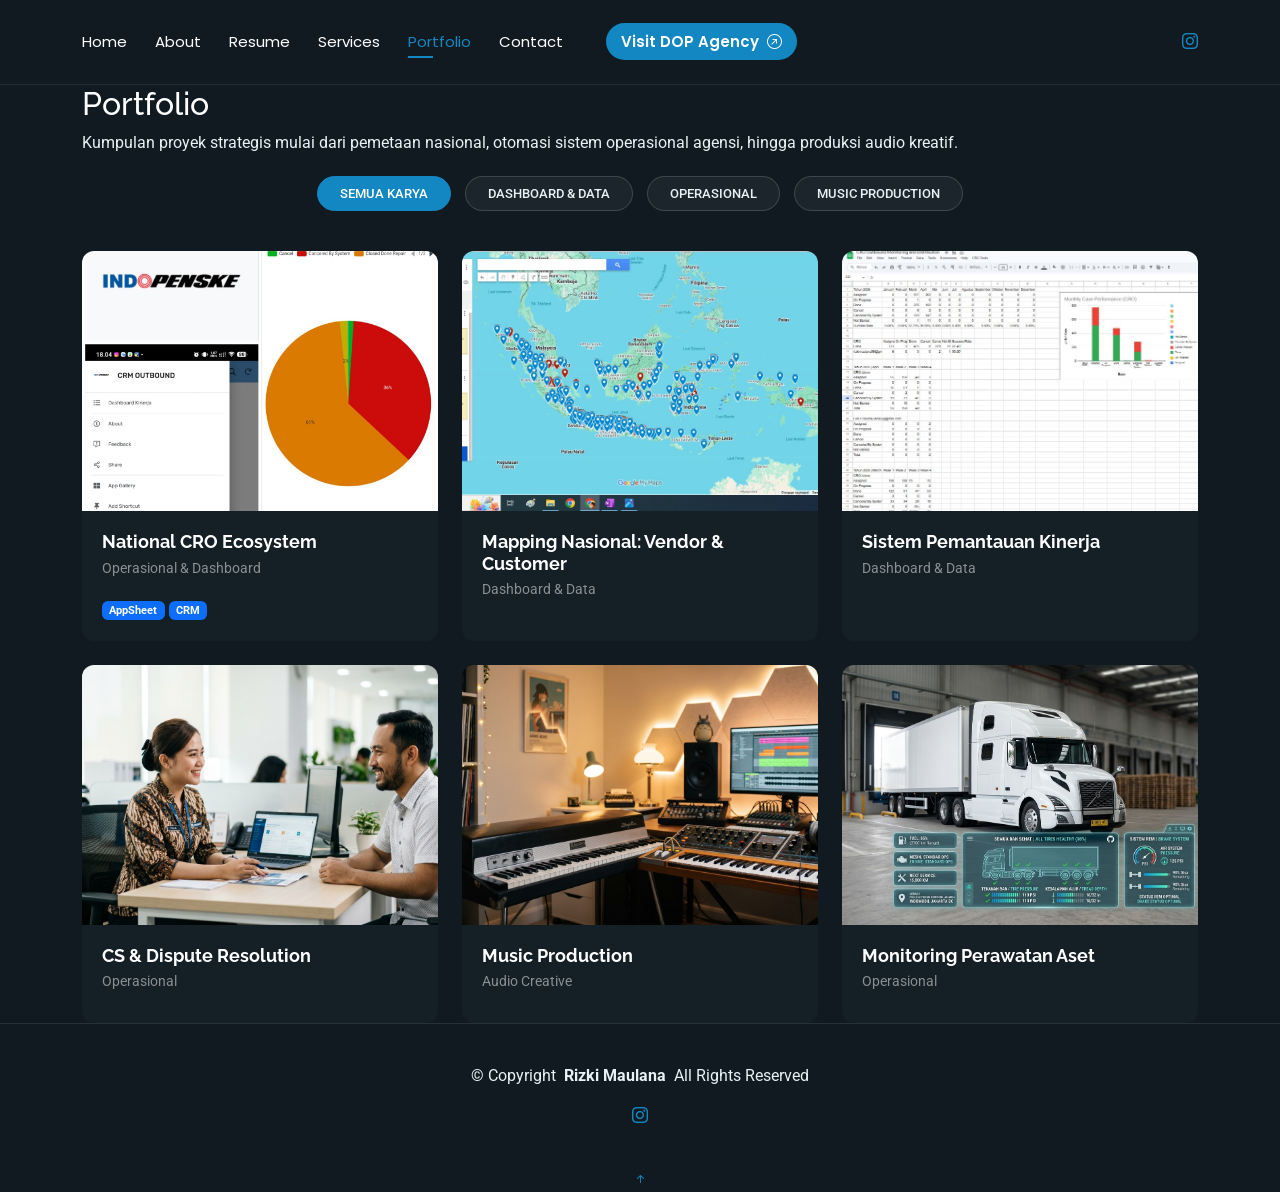
<file: portfolio.html>
<!DOCTYPE html>
<html lang="en">

<head>
  <meta charset="utf-8">
  <meta content="width=device-width, initial-scale=1.0" name="viewport">
  <title>Portfolio - Rizki Maulana</title>
  
  <link href="assets/img/favicon.png" rel="icon">
  <link href="assets/img/apple-touch-icon.png" rel="apple-touch-icon">

  <link href="https://fonts.googleapis.com" rel="preconnect">
  <link href="https://fonts.gstatic.com" rel="preconnect" crossorigin>
  <link href="https://fonts.googleapis.com/css2?family=Roboto:ital,wght@0,100;0,300;0,400;0,500;0,700;0,900;1,100;1,300;1,400;1,500;1,700;1,900&family=Poppins:ital,wght@0,100;0,200;0,300;0,400;0,500;0,600;0,700;0,800;0,900;1,100;1,200;1,300;1,400;1,500;1,600;1,700;1,800;1,900&family=Raleway:ital,wght@0,100;0,200;0,300;0,400;0,500;0,600;0,700;0,800;0,900;1,100;1,200;1,300;1,400;1,500;1,600;1,700;1,800;1,900&display=swap" rel="stylesheet">

  <link href="assets/vendor/bootstrap/css/bootstrap.min.css" rel="stylesheet">
  <link href="assets/vendor/bootstrap-icons/bootstrap-icons.css" rel="stylesheet">
  <link href="assets/vendor/aos/aos.css" rel="stylesheet">
  <link href="assets/vendor/swiper/swiper-bundle.min.css" rel="stylesheet">
  <link href="assets/vendor/glightbox/css/glightbox.min.css" rel="stylesheet">

  <link href="assets/css/main.css" rel="stylesheet">
</head>

<body class="portfolio-page">

  <header id="header" class="header d-flex align-items-center light-background sticky-top">
    <div class="container position-relative d-flex align-items-center justify-content-between">
      <nav id="navmenu" class="navmenu">
        <ul>
          <li><a href="index.html">Home</a></li>
          <li><a href="about.html">About</a></li>
          <li><a href="resume.html">Resume</a></li>
          <li><a href="services.html">Services</a></li>
          <li><a href="portfolio.html" class="active">Portfolio</a></li>
          <li><a href="contact.html">Contact</a></li>
          <li><a href="https://www.dopagency.my.id/" target="_blank" style="background: var(--accent-color); color: white; padding: 8px 15px; border-radius: 50px; margin-left: 15px; font-weight: 600;">Visit DOP Agency <i class="bi bi-arrow-up-right-circle ms-1"></i></a></li>
        </ul>
        <i class="mobile-nav-toggle d-xl-none bi bi-list"></i>
      </nav>
      <div class="header-social-links">
        <a href="https://www.instagram.com/rizkimaulanaa" class="instagram"><i class="bi bi-instagram"></i></a>
      </div>
    </div>
  </header>

  <main class="main">
    <section id="portfolio" class="portfolio section">

      <div class="container section-title" data-aos="fade-up">
        <h2>Portfolio</h2>
        <p>Kumpulan proyek strategis mulai dari pemetaan nasional, otomasi sistem operasional agensi, hingga produksi audio kreatif.</p>
      </div>

      <div class="container" data-aos="fade-up" data-aos-delay="100">
        <div class="isotope-layout" data-default-filter="*" data-layout="fitRows" data-sort="original-order">
          
          <ul class="portfolio-filters isotope-filters" data-aos="fade-up" data-aos-delay="200">
            <li data-filter="*" class="filter-active">Semua Karya</li>
            <li data-filter=".filter-dashboard">Dashboard & Data</li>
            <li data-filter=".filter-operation">Operasional</li>
            <li data-filter=".filter-audio">Music Production</li>
          </ul>

          <div class="row gy-4 isotope-container" data-aos="fade-up" data-aos-delay="300">

            <div class="col-lg-4 col-md-6 portfolio-item isotope-item filter-operation filter-dashboard">
              <div class="portfolio-card">
                <div class="portfolio-img">
                  <img src="assets/img/portfolio/portofolio-4.jpg" alt="National CRO Ecosystem" class="img-fluid">
                  <div class="portfolio-overlay">
                    <a href="portfolio-details-cro.html" class="portfolio-details-link" title="Lihat Case Study"><i class="bi bi-link"></i></a>
                  </div>
                </div>
                <div class="portfolio-info">
                  <h4>National CRO Ecosystem</h4>
                  <p>Operasional & Dashboard</p>
                  <div class="portfolio-tags mt-2">
                    <span class="badge bg-primary" style="font-size: 0.7rem;">AppSheet</span>
                    <span class="badge bg-primary" style="font-size: 0.7rem;">CRM</span>
                  </div>
                </div>
              </div>
            </div>

            <div class="col-lg-4 col-md-6 portfolio-item isotope-item filter-dashboard">
              <div class="portfolio-card">
                <div class="portfolio-img">
                  <img src="assets/img/portfolio/portofolio-6.jpg" alt="Mapping Vendor & Customer" class="img-fluid">
                  <div class="portfolio-overlay">
                    <a href="portfolio-details-mapping.html" class="portfolio-details-link"><i class="bi bi-link"></i></a>
                  </div>
                </div>
                <div class="portfolio-info">
                  <h4>Mapping Nasional: Vendor & Customer</h4>
                  <p>Dashboard & Data</p>
                </div>
              </div>
            </div>

            <div class="col-lg-4 col-md-6 portfolio-item isotope-item filter-dashboard">
              <div class="portfolio-card">
                <div class="portfolio-img">
                  <img src="assets/img/portfolio/portofolio-1.jpg" alt="Sistem Pemantauan Kinerja" class="img-fluid">
                  <div class="portfolio-overlay">
                    <a href="portfolio-details-performance.html" class="portfolio-details-link"><i class="bi bi-link"></i></a>
                  </div>
                </div>
                <div class="portfolio-info">
                  <h4>Sistem Pemantauan Kinerja</h4>
                  <p>Dashboard & Data</p>
                </div>
              </div>
            </div>

            <div class="col-lg-4 col-md-6 portfolio-item isotope-item filter-operation">
              <div class="portfolio-card">
                <div class="portfolio-img">
                  <img src="assets/img/portfolio/portofolio-2.jpg" alt="Analisis Dispute & Mediasi" class="img-fluid">
                  <div class="portfolio-overlay">
                    <a href="assets/img/portfolio/portofolio-2.jpg" class="glightbox portfolio-lightbox"><i class="bi bi-plus"></i></a>
                  </div>
                </div>
                <div class="portfolio-info">
                  <h4>CS & Dispute Resolution</h4>
                  <p>Operasional</p>
                </div>
              </div>
            </div>

            <div class="col-lg-4 col-md-6 portfolio-item isotope-item filter-audio">
              <div class="portfolio-card">
                <div class="portfolio-img">
                  <img src="assets/img/portfolio/portofolio-3.jpg" alt="Eksplorasi Music Production" class="img-fluid">
                  <div class="portfolio-overlay">
                    <a href="assets/img/portfolio/portofolio-3.jpg" class="glightbox portfolio-lightbox"><i class="bi bi-plus"></i></a>
                  </div>
                </div>
                <div class="portfolio-info">
                  <h4>Music Production</h4>
                  <p>Audio Creative</p>
                </div>
              </div>
            </div>

            <div class="col-lg-4 col-md-6 portfolio-item isotope-item filter-operation">
              <div class="portfolio-card">
                <div class="portfolio-img">
                  <img src="assets/img/portfolio/portofolio-5.jpg" alt="Monitoring Perawatan Aset" class="img-fluid">
                  <div class="portfolio-overlay">
                    <a href="assets/img/portfolio/portofolio-5.jpg" class="glightbox portfolio-lightbox"><i class="bi bi-plus"></i></a>
                  </div>
                </div>
                <div class="portfolio-info">
                  <h4>Monitoring Perawatan Aset</h4>
                  <p>Operasional</p>
                </div>
              </div>
            </div>

          </div>
        </div>
      </div>

    </section>
  </main>

  <footer id="footer" class="footer">
    <div class="container">
      <div class="copyright text-center ">
        <p>© <span>Copyright</span> <strong class="px-1 sitename">Rizki Maulana</strong> <span>All Rights Reserved</span></p>
      </div>
      <div class="social-links d-flex justify-content-center mt-2">
        <a href="https://www.instagram.com/rizkimaulanaa"><i class="bi bi-instagram"></i></a>
      </div>
    </div>
  </footer>

  <a href="#" id="scroll-top" class="scroll-top d-flex align-items-center justify-content-center"><i class="bi bi-arrow-up-short"></i></a>
  <div id="preloader"></div>

  <script src="assets/vendor/bootstrap/js/bootstrap.bundle.min.js"></script>
  <script src="assets/vendor/aos/aos.js"></script>
  <script src="assets/vendor/swiper/swiper-bundle.min.js"></script>
  <script src="assets/vendor/isotope-layout/isotope.pkgd.min.js"></script>
  <script src="assets/vendor/glightbox/js/glightbox.min.js"></script>
  <script src="assets/js/main.js"></script>

</body>

</html>
</file>
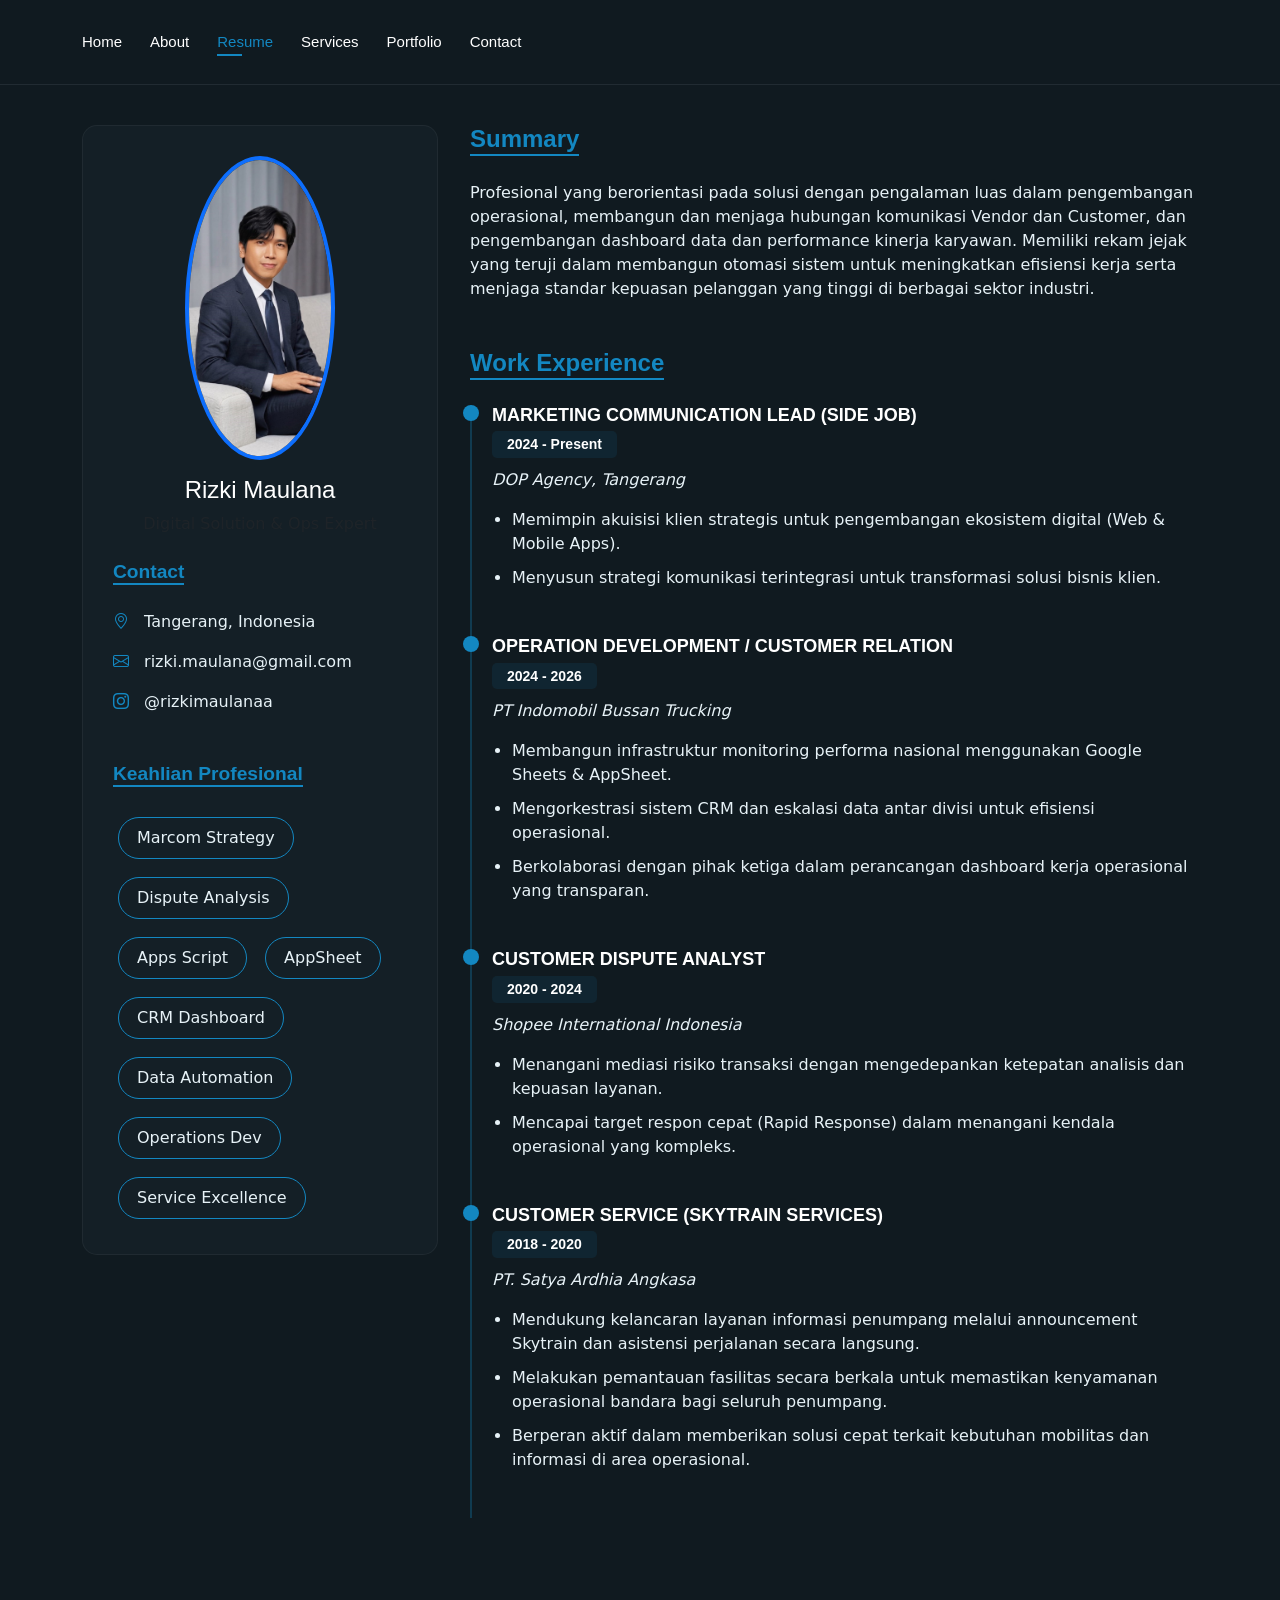
<file: resume.html>
<!DOCTYPE html>
<html lang="en">

<head>
  <meta charset="utf-8">
  <meta content="width=device-width, initial-scale=1.0" name="viewport">
  <title>Resume - Rizki Maulana</title>
  <link href="assets/img/favicon.png" rel="icon">
  <link href="assets/vendor/bootstrap/css/bootstrap.min.css" rel="stylesheet">
  <link href="assets/vendor/bootstrap-icons/bootstrap-icons.css" rel="stylesheet">
  <link href="assets/vendor/aos/aos.css" rel="stylesheet">
  <link href="assets/css/main.css" rel="stylesheet">
  <style>
    /* Custom Resume Styling */
    .resume-section { padding: 40px 0; }
    .resume-sidebar { background: var(--surface-color); padding: 30px; border-radius: 15px; border: 1px solid rgba(255,255,255,0.05); }
    .resume-main { padding-left: 20px; }
    .resume-title { font-size: 24px; font-weight: 700; margin-bottom: 25px; color: var(--accent-color); border-bottom: 2px solid var(--accent-color); display: inline-block; }
    .resume-item { border-left: 2px solid rgba(19, 135, 193, 0.3); padding: 0 0 20px 20px; position: relative; }
    .resume-item::before { content: ""; position: absolute; width: 16px; height: 16px; border-radius: 50px; left: -9px; top: 0; background: var(--accent-color); }
    .resume-item h4 { font-size: 18px; font-weight: 700; text-transform: uppercase; color: var(--heading-color); margin-bottom: 5px; }
    .resume-item h5 { font-size: 14px; background: rgba(19, 135, 193, 0.1); padding: 5px 15px; display: inline-block; font-weight: 600; margin-bottom: 10px; border-radius: 5px; }
    .resume-item ul { padding-left: 20px; }
    .resume-item ul li { padding-bottom: 10px; }
    .contact-info i { color: var(--accent-color); margin-right: 10px; }
  </style>
</head>

<body class="resume-page">
  <header id="header" class="header d-flex align-items-center light-background sticky-top">
    <div class="container position-relative d-flex align-items-center justify-content-between">
      <nav id="navmenu" class="navmenu">
        <ul>
          <li><a href="index.html">Home</a></li>
          <li><a href="about.html">About</a></li>
          <li><a href="resume.html" class="active">Resume</a></li>
          <li><a href="services.html">Services</a></li>
          <li><a href="portfolio.html">Portfolio</a></li>
          <li><a href="contact.html">Contact</a></li>
        </ul>
        <i class="mobile-nav-toggle d-xl-none bi bi-list"></i>
      </nav>
    </div>
  </header>

  <main class="main">
    <section class="resume-section">
      <div class="container" data-aos="fade-up">
        <div class="row">
          
          <div class="col-lg-4">
            <div class="resume-sidebar" data-aos="fade-right">
              <div class="text-center mb-4">
                <img src="assets/img/profile/profile-square-11.webp" class="img-fluid rounded-circle mb-3 border border-4 border-primary" style="width: 150px;">
                <h4>Rizki Maulana</h4>
                <p class="text-muted">Digital Solution & Ops Expert</p>
              </div>

              <div class="contact-info mb-5">
                <h3 class="resume-title" style="font-size: 1.2rem;">Contact</h3>
                <p><i class="bi bi-geo-alt"></i> Tangerang, Indonesia</p>
                <p><i class="bi bi-envelope"></i> rizki.maulana@gmail.com</p>
                <p><i class="bi bi-instagram"></i> @rizkimaulanaa</p>
              </div>

              <div class="skills-section">
                <h3 class="resume-title" style="font-size: 1.2rem;">Keahlian Profesional</h3>
                <div class="d-flex flex-wrap gap-2">
                  <span class="skill-badge">Marcom Strategy</span>
                  <span class="skill-badge">Dispute Analysis</span>
                  <span class="skill-badge">Apps Script</span>
                  <span class="skill-badge">AppSheet</span>
                  <span class="skill-badge">CRM Dashboard</span>
                  <span class="skill-badge">Data Automation</span>
                  <span class="skill-badge">Operations Dev</span>
                  <span class="skill-badge">Service Excellence</span>
                </div>
              </div>
            </div>
          </div>

          <div class="col-lg-8 resume-main">
            
            <div data-aos="fade-up">
              <h3 class="resume-title">Summary</h3>
              <p>Profesional yang berorientasi pada solusi dengan pengalaman luas dalam pengembangan operasional, membangun dan menjaga hubungan komunikasi Vendor dan Customer, dan pengembangan dashboard data dan performance kinerja karyawan. Memiliki rekam jejak yang teruji dalam membangun otomasi sistem untuk meningkatkan efisiensi kerja serta menjaga standar kepuasan pelanggan yang tinggi di berbagai sektor industri.</p>
            </div>

            <div class="mt-5" data-aos="fade-up" data-aos-delay="100">
              <h3 class="resume-title">Work Experience</h3>
              
              <div class="resume-item">
                <h4>Marketing Communication Lead (Side Job)</h4>
                <h5>2024 - Present</h5>
                <p><em>DOP Agency, Tangerang</em></p>
                <ul>
                  <li>Memimpin akuisisi klien strategis untuk pengembangan ekosistem digital (Web & Mobile Apps).</li>
                  <li>Menyusun strategi komunikasi terintegrasi untuk transformasi solusi bisnis klien.</li>
                </ul>
              </div>

              <div class="resume-item">
                <h4>Operation Development / Customer Relation</h4>
                <h5>2024 - 2026</h5>
                <p><em>PT Indomobil Bussan Trucking</em></p>
                <ul>
                  <li>Membangun infrastruktur monitoring performa nasional menggunakan Google Sheets & AppSheet.</li>
                  <li>Mengorkestrasi sistem CRM dan eskalasi data antar divisi untuk efisiensi operasional.</li>
                  <li>Berkolaborasi dengan pihak ketiga dalam perancangan dashboard kerja operasional yang transparan.</li>
                </ul>
              </div>

              <div class="resume-item">
                <h4>Customer Dispute Analyst</h4>
                <h5>2020 - 2024</h5>
                <p><em>Shopee International Indonesia</em></p>
                <ul>
                  <li>Menangani mediasi risiko transaksi dengan mengedepankan ketepatan analisis dan kepuasan layanan.</li>
                  <li>Mencapai target respon cepat (Rapid Response) dalam menangani kendala operasional yang kompleks.</li>
                </ul>
              </div>

              <div class="resume-item">
                <h4>Customer Service (Skytrain Services)</h4>
                <h5>2018 - 2020</h5>
                <p><em>PT. Satya Ardhia Angkasa</em></p>
                <ul>
                  <li>Mendukung kelancaran layanan informasi penumpang melalui announcement Skytrain dan asistensi perjalanan secara langsung.</li>
                  <li>Melakukan pemantauan fasilitas secara berkala untuk memastikan kenyamanan operasional bandara bagi seluruh penumpang.</li>
                  <li>Berperan aktif dalam memberikan solusi cepat terkait kebutuhan mobilitas dan informasi di area operasional.</li>
                </ul>
              </div>
            </div>

            <div class="mt-5" data-aos="fade-up" data-aos-delay="200">
              <h3 class="resume-title">Education</h3>
              <div class="resume-item">
                <h4>Sarjana Manajemen dan Bisnis</h4>
                <h5>2017</h5>
                <p><em>Universitas Esa Unggul</em></p>
                <p>Fokus pada strategi pengembangan SDM dan manajemen ekosistem digital bisnis.</p>
              </div>
            </div>

          </div>
        </div>
      </div>
    </section>
  </main>

  <script src="assets/vendor/bootstrap/js/bootstrap.bundle.min.js"></script>
  <script src="assets/vendor/aos/aos.js"></script>
  <script src="assets/js/main.js"></script>
  <script>AOS.init();</script>
</body>
</html>
</file>
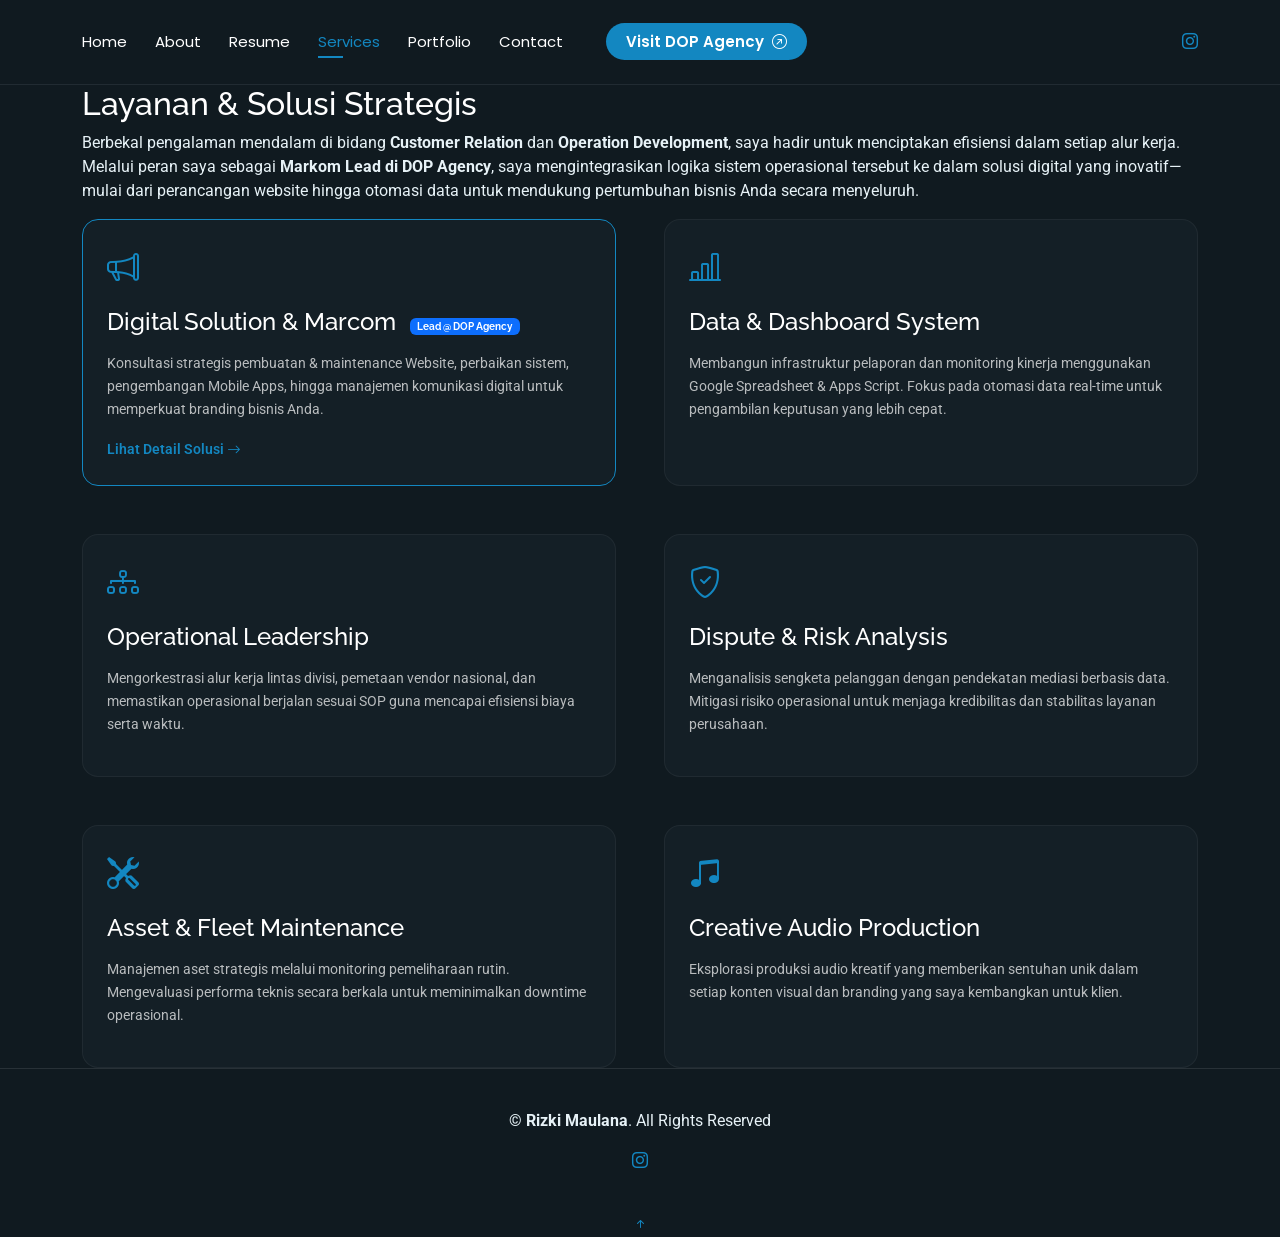
<file: services.html>
<!DOCTYPE html>
<html lang="en">

<head>
  <meta charset="utf-8">
  <meta content="width=device-width, initial-scale=1.0" name="viewport">
  <title>Services - Rizki Maulana | Customer Relation & Ops Development</title>
  
  <link href="assets/img/favicon.png" rel="icon">
  <link href="assets/img/apple-touch-icon.png" rel="apple-touch-icon">

  <link href="https://fonts.googleapis.com" rel="preconnect">
  <link href="https://fonts.gstatic.com" rel="preconnect" crossorigin>
  <link href="https://fonts.googleapis.com/css2?family=Roboto:wght@300;400;500;700&family=Poppins:wght@300;400;600;700&family=Raleway:wght@300;400;700&display=swap" rel="stylesheet">

  <link href="assets/vendor/bootstrap/css/bootstrap.min.css" rel="stylesheet">
  <link href="assets/vendor/bootstrap-icons/bootstrap-icons.css" rel="stylesheet">
  <link href="assets/vendor/aos/aos.css" rel="stylesheet">
  <link href="assets/vendor/swiper/swiper-bundle.min.css" rel="stylesheet">
  <link href="assets/vendor/glightbox/css/glightbox.min.css" rel="stylesheet">

  <link href="assets/css/main.css" rel="stylesheet">
  <style>
    .header { background: #101a20 !important; }
    .service-item { transition: 0.4s; height: 100%; border: 1px solid rgba(255,255,255,0.05); }
    .service-item:hover { transform: translateY(-10px); border-color: var(--accent-color); }
    .highlight-card { border: 1px solid var(--accent-color) !important; }
    
    /* FIX: Mencerahkan tulisan keterangan agar terbaca jelas */
    .service-content p { 
      color: rgba(255, 255, 255, 0.7) !important; 
      font-size: 0.9rem;
      line-height: 1.6;
    }
    
    /* Warna judul agar lebih stand out */
    .service-content h3 {
      color: #ffffff !important;
      margin-bottom: 15px;
    }
  </style>
</head>

<body class="services-page">

  <header id="header" class="header d-flex align-items-center light-background sticky-top">
    <div class="container position-relative d-flex align-items-center justify-content-between">
      <nav id="navmenu" class="navmenu">
        <ul>
          <li><a href="index.html">Home</a></li>
          <li><a href="about.html">About</a></li>
          <li><a href="resume.html">Resume</a></li>
          <li><a href="services.html" class="active">Services</a></li>
          <li><a href="portfolio.html">Portfolio</a></li>
          <li><a href="contact.html">Contact</a></li>
          <li><a href="https://www.dopagency.my.id/" target="_blank" style="background: var(--accent-color); color: white; padding: 8px 20px; border-radius: 50px; margin-left: 15px; font-weight: 600;">Visit DOP Agency <i class="bi bi-arrow-up-right-circle ms-1"></i></a></li>
        </ul>
        <i class="mobile-nav-toggle d-xl-none bi bi-list"></i>
      </nav>
      <div class="header-social-links">
        <a href="https://www.instagram.com/rizkimaulanaa" class="instagram"><i class="bi bi-instagram"></i></a>
      </div>
    </div>
  </header>

  <main class="main">
    <section id="services" class="services section">

      <div class="container section-title" data-aos="fade-up">
        <h2>Layanan & Solusi Strategis</h2>
        <p>
          Berbekal pengalaman mendalam di bidang <strong>Customer Relation</strong> dan <strong>Operation Development</strong>, saya hadir untuk menciptakan efisiensi dalam setiap alur kerja. Melalui peran saya sebagai <strong>Markom Lead di DOP Agency</strong>, saya mengintegrasikan logika sistem operasional tersebut ke dalam solusi digital yang inovatif—mulai dari perancangan website hingga otomasi data untuk mendukung pertumbuhan bisnis Anda secara menyeluruh.
        </p>
      </div>

      <div class="container" data-aos="fade-up" data-aos-delay="100">
        <div class="row justify-content-center g-5">

          <div class="col-md-6" data-aos="fade-up" data-aos-delay="100">
            <a href="service-details.html" class="service-link text-decoration-none">
              <div class="service-item highlight-card p-4 rounded-4" style="background: var(--surface-color);">
                <div class="service-icon mb-3">
                  <i class="bi bi-megaphone" style="font-size: 2rem; color: var(--accent-color);"></i>
                </div>
                <div class="service-content">
                  <h3 class="h4">Digital Solution & Marcom <span class="badge bg-primary ms-2" style="font-size: 0.65rem;">Lead @ DOP Agency</span></h3>
                  <p>Konsultasi strategis pembuatan & maintenance Website, perbaikan sistem, pengembangan Mobile Apps, hingga manajemen komunikasi digital untuk memperkuat branding bisnis Anda.</p>
                  <span class="read-more" style="color: var(--accent-color); font-weight: 600; font-size: 0.85rem;">Lihat Detail Solusi <i class="bi bi-arrow-right"></i></span>
                </div>
              </div>
            </a>
          </div>

          <div class="col-md-6" data-aos="fade-up" data-aos-delay="200">
            <div class="service-item p-4 rounded-4" style="background: var(--surface-color);">
              <div class="service-icon mb-3">
                <i class="bi bi-bar-chart-line" style="font-size: 2rem; color: var(--accent-color);"></i>
              </div>
              <div class="service-content">
                <h3 class="h4">Data & Dashboard System</h3>
                <p>Membangun infrastruktur pelaporan dan monitoring kinerja menggunakan Google Spreadsheet & Apps Script. Fokus pada otomasi data real-time untuk pengambilan keputusan yang lebih cepat.</p>
              </div>
            </div>
          </div>

          <div class="col-md-6" data-aos="fade-up" data-aos-delay="300">
            <div class="service-item p-4 rounded-4" style="background: var(--surface-color);">
              <div class="service-icon mb-3">
                <i class="bi bi-diagram-3" style="font-size: 2rem; color: var(--accent-color);"></i>
              </div>
              <div class="service-content">
                <h3 class="h4">Operational Leadership</h3>
                <p>Mengorkestrasi alur kerja lintas divisi, pemetaan vendor nasional, dan memastikan operasional berjalan sesuai SOP guna mencapai efisiensi biaya serta waktu.</p>
              </div>
            </div>
          </div>

          <div class="col-md-6" data-aos="fade-up" data-aos-delay="400">
            <div class="service-item p-4 rounded-4" style="background: var(--surface-color);">
              <div class="service-icon mb-3">
                <i class="bi bi-shield-check" style="font-size: 2rem; color: var(--accent-color);"></i>
              </div>
              <div class="service-content">
                <h3 class="h4">Dispute & Risk Analysis</h3>
                <p>Menganalisis sengketa pelanggan dengan pendekatan mediasi berbasis data. Mitigasi risiko operasional untuk menjaga kredibilitas dan stabilitas layanan perusahaan.</p>
              </div>
            </div>
          </div>

          <div class="col-md-6" data-aos="fade-up" data-aos-delay="500">
            <div class="service-item p-4 rounded-4" style="background: var(--surface-color);">
              <div class="service-icon mb-3">
                <i class="bi bi-tools" style="font-size: 2rem; color: var(--accent-color);"></i>
              </div>
              <div class="service-content">
                <h3 class="h4">Asset & Fleet Maintenance</h3>
                <p>Manajemen aset strategis melalui monitoring pemeliharaan rutin. Mengevaluasi performa teknis secara berkala untuk meminimalkan downtime operasional.</p>
              </div>
            </div>
          </div>

          <div class="col-md-6" data-aos="fade-up" data-aos-delay="600">
            <div class="service-item p-4 rounded-4" style="background: var(--surface-color);">
              <div class="service-icon mb-3">
                <i class="bi bi-music-note-beamed" style="font-size: 2rem; color: var(--accent-color);"></i>
              </div>
              <div class="service-content">
                <h3 class="h4">Creative Audio Production</h3>
                <p>Eksplorasi produksi audio kreatif yang memberikan sentuhan unik dalam setiap konten visual dan branding yang saya kembangkan untuk klien.</p>
              </div>
            </div>
          </div>

        </div>
      </div>
    </section>
  </main>

  <footer id="footer" class="footer">
    <div class="container text-center">
      <p>© <strong>Rizki Maulana</strong>. All Rights Reserved</p>
      <div class="social-links d-flex justify-content-center mt-3">
        <a href="https://www.instagram.com/rizkimaulanaa"><i class="bi bi-instagram"></i></a>
      </div>
    </div>
  </footer>

  <a href="#" id="scroll-top" class="scroll-top d-flex align-items-center justify-content-center"><i class="bi bi-arrow-up-short"></i></a>
  <div id="preloader"></div>

  <script src="assets/vendor/bootstrap/js/bootstrap.bundle.min.js"></script>
  <script src="assets/vendor/aos/aos.js"></script>
  <script src="assets/js/main.js"></script>
  <script>AOS.init();</script>
</body>

</html>
</file>
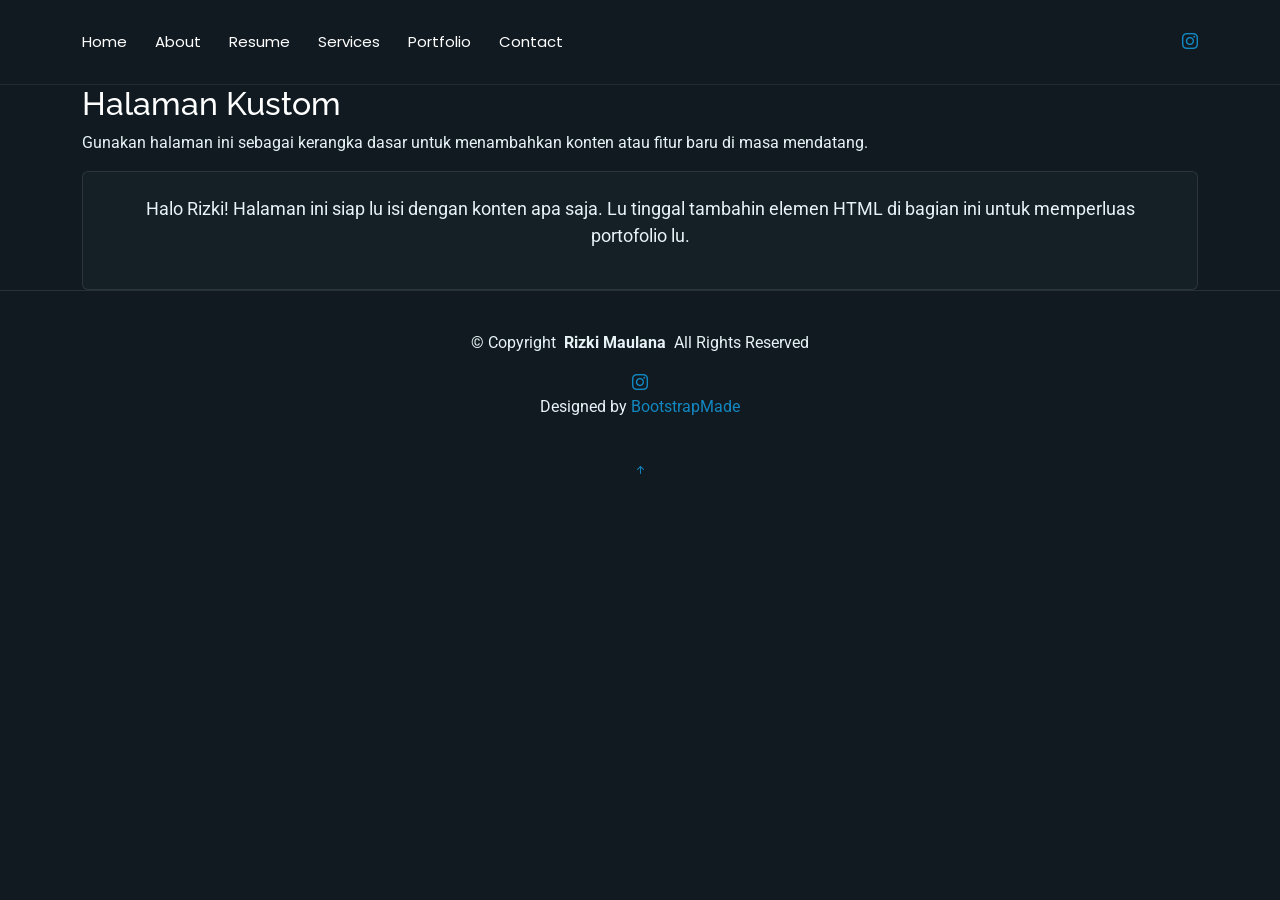
<file: starter-page.html>
<!DOCTYPE html>
<html lang="en">

<head>
  <meta charset="utf-8">
  <meta content="width=device-width, initial-scale=1.0" name="viewport">
  <title>Starter Page - CV Rizki Maulana</title>
  <meta name="description" content="">
  <meta name="keywords" content="">

  <!-- Favicons -->
  <link href="assets/img/favicon.png" rel="icon">
  <link href="assets/img/apple-touch-icon.png" rel="apple-touch-icon">

  <!-- Fonts -->
  <link href="https://fonts.googleapis.com" rel="preconnect">
  <link href="https://fonts.gstatic.com" rel="preconnect" crossorigin>
  <link href="https://fonts.googleapis.com/css2?family=Roboto:ital,wght@0,100;0,300;0,400;0,500;0,700;0,900;1,100;1,300;1,400;1,500;1,700;1,900&family=Poppins:ital,wght@0,100;0,200;0,300;0,400;0,500;0,600;0,700;0,800;0,900;1,100;1,200;1,300;1,400;1,500;1,600;1,700;1,800;1,900&family=Raleway:ital,wght@0,100;0,200;0,300;0,400;0,500;0,600;0,700;0,800;0,900;1,100;1,200;1,300;1,400;1,500;1,600;1,700;1,800;1,900&display=swap" rel="stylesheet">

  <!-- Vendor CSS Files -->
  <link href="assets/vendor/bootstrap/css/bootstrap.min.css" rel="stylesheet">
  <link href="assets/vendor/bootstrap-icons/bootstrap-icons.css" rel="stylesheet">
  <link href="assets/vendor/aos/aos.css" rel="stylesheet">
  <link href="assets/vendor/swiper/swiper-bundle.min.css" rel="stylesheet">
  <link href="assets/vendor/glightbox/css/glightbox.min.css" rel="stylesheet">

  <!-- Main CSS File -->
  <link href="assets/css/main.css" rel="stylesheet">
</head>

<body class="starter-page-page">

  <header id="header" class="header d-flex align-items-center light-background sticky-top">
    <div class="container position-relative d-flex align-items-center justify-content-between">

      <nav id="navmenu" class="navmenu">
        <ul>
          <li><a href="index.html">Home</a></li>
          <li><a href="about.html">About</a></li>
          <li><a href="resume.html">Resume</a></li>
          <li><a href="services.html">Services</a></li>
          <li><a href="portfolio.html">Portfolio</a></li>
          <li><a href="contact.html">Contact</a></li>
        </ul>
        <i class="mobile-nav-toggle d-xl-none bi bi-list"></i>
      </nav>

      <div class="header-social-links">
        <a href="https://www.instagram.com/rizkimaulanaa" class="instagram"><i class="bi bi-instagram"></i></a>
      </div>

    </div>
  </header>

  <main class="main">

    <!-- Starter Section Section -->
    <section id="starter-section" class="starter-section section">

      <!-- Section Title -->
      <div class="container section-title" data-aos="fade-up">
        <h2>Halaman Kustom</h2>
        <p>Gunakan halaman ini sebagai kerangka dasar untuk menambahkan konten atau fitur baru di masa mendatang.</p>
      </div><!-- End Section Title -->

      <div class="container" data-aos="fade-up">
        <div class="card p-4 text-center" style="background: var(--surface-color); border: 1px solid color-mix(in srgb, var(--default-color), transparent 90%);">
           <p style="color: var(--default-color); font-size: 1.1rem;">
             Halo Rizki! Halaman ini siap lu isi dengan konten apa saja. 
             Lu tinggal tambahin elemen HTML di bagian ini untuk memperluas portofolio lu.
           </p>
        </div>
      </div>

    </section><!-- /Starter Section Section -->

  </main>

  <footer id="footer" class="footer">

    <div class="container">
      <div class="copyright text-center ">
        <p>© <span>Copyright</span> <strong class="px-1 sitename">Rizki Maulana</strong> <span>All Rights Reserved<br></span></p>
      </div>
      <div class="social-links d-flex justify-content-center">
        <a href="https://www.instagram.com/rizkimaulanaa"><i class="bi bi-instagram"></i></a>
      </div>
      <div class="credits">
        Designed by <a href="https://bootstrapmade.com/">BootstrapMade</a>
      </div>
    </div>

  </footer>

  <!-- Scroll Top -->
  <a href="#" id="scroll-top" class="scroll-top d-flex align-items-center justify-content-center"><i class="bi bi-arrow-up-short"></i></a>

  <!-- Preloader -->
  <div id="preloader"></div>

  <!-- Vendor JS Files -->
  <script src="assets/vendor/bootstrap/js/bootstrap.bundle.min.js"></script>
  <script src="assets/vendor/php-email-form/validate.js"></script>
  <script src="assets/vendor/aos/aos.js"></script>
  <script src="assets/vendor/typed.js/typed.umd.js"></script>
  <script src="assets/vendor/waypoints/noframework.waypoints.js"></script>
  <script src="assets/vendor/purecounter/purecounter_vanilla.js"></script>
  <script src="assets/vendor/swiper/swiper-bundle.min.js"></script>
  <script src="assets/vendor/imagesloaded/imagesloaded.pkgd.min.js"></script>
  <script src="assets/vendor/isotope-layout/isotope.pkgd.min.js"></script>
  <script src="assets/vendor/glightbox/js/glightbox.min.js"></script>

  <!-- Main JS File -->
  <script src="assets/js/main.js"></script>

</body>

</html>
</file>
<file: assets/css/main.css>
/*--------------------------------------------------------------
# Font & Color Variables
--------------------------------------------------------------*/
:root {
  --default-font: "Roboto",  system-ui, -apple-system, "Segoe UI", Roboto, "Helvetica Neue", Arial, "Noto Sans", "Liberation Sans", sans-serif, "Apple Color Emoji", "Segoe UI Emoji", "Segoe UI Symbol", "Noto Color Emoji";
  --heading-font: "Raleway",  sans-serif;
  --nav-font: "Poppins",  sans-serif;
}

:root { 
  --background-color: #101a20;
  --default-color: #e7f2f7;
  --heading-color: #ffffff;
  --accent-color: #1387c1;
  --surface-color: #141f26;
  --contrast-color: #ffffff;
}

:root {
  --nav-color: #ffffff;
  --nav-hover-color: #1387c1;
  --nav-mobile-background-color: #213642;
  --nav-dropdown-background-color: #051117;
  --nav-dropdown-color: #e7f2f7;
  --nav-dropdown-hover-color: #1387c1;
}

.light-background {
  --background-color: #142027;
  --surface-color: #325264;
}

.dark-background {
  --background-color: #0b1419;
  --default-color: #ffffff;
  --heading-color: #ffffff;
  --surface-color: #252525;
  --contrast-color: #ffffff;
}

:root {
  scroll-behavior: smooth;
}

/*--------------------------------------------------------------
# General Styling & Shared Classes
--------------------------------------------------------------*/
body {
  color: var(--default-color);
  background-color: var(--background-color);
  font-family: var(--default-font);
}

a {
  color: var(--accent-color);
  text-decoration: none;
  transition: 0.3s;
}

a:hover {
  color: color-mix(in srgb, var(--accent-color), transparent 25%);
}

h1, h2, h3, h4, h5, h6 {
  color: var(--heading-color);
  font-family: var(--heading-font);
}

/*--------------------------------------------------------------
# Global Header
--------------------------------------------------------------*/
.header {
  background-color: #101a20; /* Dibuat solid agar tidak transparan */
  color: var(--default-color);
  padding: 15px 0;
  transition: all 0.5s;
  z-index: 997;
  border-bottom: 1px solid color-mix(in srgb, var(--default-color), transparent 92%);
}

.header .logo img { max-height: 36px; margin-right: 8px; }
.header .logo h1 { font-size: 32px; margin: 0; font-weight: 400; color: var(--heading-color); }

@media (max-width: 1200px) {
  .header .logo { order: 1; }
  .header .header-social-links { order: 2; }
  .header .navmenu { order: 3; }
}

/*--------------------------------------------------------------
# Navigation Menu
--------------------------------------------------------------*/
@media (min-width: 1200px) {
  .navmenu ul { margin: 0; padding: 0; display: flex; list-style: none; align-items: center; }
  .navmenu li { position: relative; padding: 15px 28px 15px 0; }
  .navmenu a { color: var(--nav-color); font-size: 15px; font-family: var(--nav-font); transition: 0.3s; position: relative; }
  .navmenu a:before { content: ""; position: absolute; height: 2px; bottom: -6px; left: 0; background-color: var(--nav-hover-color); visibility: hidden; width: 0px; transition: 0.3s; }
  .navmenu a:hover:before, .navmenu .active:before { visibility: visible; width: 25px; }
  .navmenu a:hover, .navmenu .active { color: var(--nav-hover-color); }
}

/* Mobile Nav Fix (Agar tidak transparan dan tidak penyet) */
@media (max-width: 1199px) {
  .mobile-nav-toggle { color: var(--nav-color); font-size: 28px; cursor: pointer; }
  .navmenu ul {
    display: none;
    position: fixed;
    inset: 65px 15px 15px 15px;
    padding: 20px;
    border-radius: 12px;
    background-color: #1a2c38; /* Solid background */
    border: 1px solid rgba(255, 255, 255, 0.1);
    z-index: 9998;
    flex-direction: column;
  }
  .mobile-nav-active .navmenu ul { display: flex; }
  .navmenu ul li a { padding: 12px 0; border-bottom: 1px solid rgba(255,255,255,0.05); width: 100%; display: block; }
}

/*--------------------------------------------------------------
# Portfolio Section
--------------------------------------------------------------*/
/* 1. Styling Filter (Agar ada border dan berbentuk kapsul) */
.portfolio .portfolio-filters {
  padding: 0;
  margin: 0 auto 35px auto;
  list-style: none;
  text-align: center;
}

.portfolio .portfolio-filters li {
  cursor: pointer;
  display: inline-block;
  padding: 10px 22px;
  margin: 5px;
  font-size: 13px;
  font-weight: 500;
  line-height: 1;
  text-transform: uppercase;
  color: var(--default-color);
  background: rgba(255, 255, 255, 0.05);
  border: 1px solid rgba(255, 255, 255, 0.15);
  border-radius: 50px;
  transition: all 0.3s ease-in-out;
}

.portfolio .portfolio-filters li:hover,
.portfolio .portfolio-filters li.filter-active {
  color: #fff;
  background: var(--accent-color);
  border-color: var(--accent-color);
}

/* 2. Paksa Kotak Portofolio Sama Rata (Tinggi Sejajar) */
.portfolio-item .portfolio-card {
  height: 100% !important;
  display: flex !important;
  flex-direction: column !important;
  background: var(--surface-color);
  border-radius: 12px;
  overflow: hidden;
  transition: 0.3s;
}

/* 3. Paksa Gambar Konsisten (Crop Otomatis agar tidak gepeng) */
.portfolio-item .portfolio-img {
  height: 260px !important; /* Tinggi gambar seragam */
  position: relative;
  overflow: hidden;
}

.portfolio-item .portfolio-img img {
  width: 100% !important;
  height: 100% !important;
  object-fit: cover !important; /* Ini kuncinya biar gambar rapi */
  transition: 0.5s;
}

/* 4. Overlay & Ikon Pas di Tengah */
.portfolio-item .portfolio-overlay {
  position: absolute;
  inset: 0;
  background: rgba(16, 26, 32, 0.85);
  display: flex !important;
  align-items: center !important;
  justify-content: center !important;
  gap: 15px;
  opacity: 0;
  transition: 0.3s ease;
}

.portfolio-card:hover .portfolio-overlay {
  opacity: 1;
}

.portfolio-overlay a {
  width: 45px;
  height: 45px;
  background: var(--accent-color);
  color: white;
  border-radius: 50%;
  display: flex;
  align-items: center;
  justify-content: center;
  font-size: 1.2rem;
}

/* 5. Merapikan Info di Bawah Gambar */
.portfolio-info {
  padding: 20px;
  flex-grow: 1 !important; /* Memastikan kotak info mengisi sisa ruang agar tinggi kartu sama */
  display: flex;
  flex-direction: column;
}

.portfolio-info h4 {
  font-size: 1.1rem;
  font-weight: 700;
  margin-bottom: 5px;
}

.portfolio-info p {
  font-size: 0.9rem;
  color: rgba(255, 255, 255, 0.5);
  margin-bottom: 10px;
}

/*--------------------------------------------------------------
# CUSTOM ADD-ONS (Fitur Terbaru Semua Page)
--------------------------------------------------------------*/

/* Progress Bars (About Page) */
.progress { height: 10px; background: rgba(255,255,255,0.05); border-radius: 50px; margin-top: 10px; overflow: hidden; }
.progress-bar { background-color: var(--accent-color); transition: width 1.5s ease-in-out; }

/* Skill Badges (Resume Page) */
.skill-badge {
  background: var(--surface-color);
  color: var(--default-color);
  border: 1px solid var(--accent-color);
  padding: 8px 18px;
  border-radius: 50px;
  margin: 5px;
  display: inline-block;
  transition: 0.3s;
}
.skill-badge:hover { background: var(--accent-color); transform: translateY(-3px); }

/* Feature Cards & WA Button (Service Details) */
.feature-card {
  background: var(--surface-color);
  border: 1px solid rgba(255,255,255,0.1);
  border-radius: 15px;
  padding: 25px;
  height: 100%;
  transition: 0.3s;
}
.feature-card:hover { border-color: var(--accent-color); transform: translateY(-5px); }

.btn-whatsapp {
  background: #25d366 !important;
  color: white !important;
  border-radius: 50px;
  padding: 12px 20px;
  font-weight: 600;
  display: flex;
  align-items: center;
  justify-content: center;
  gap: 8px;
  transition: 0.3s;
  border: none;
}
.btn-whatsapp:hover { background: #1eb954 !important; transform: translateY(-3px); }

/* Buttons & Hero */
.hero .btn { padding: 12px 30px; border-radius: 50px; font-weight: 600; border: 2px solid; transition: 0.3s; }
.btn-cv { background: #25d366 !important; color: white !important; border-color: #25d366 !important; }

/* Global Footer */
.footer { padding: 40px 0; border-top: 1px solid rgba(255,255,255,0.1); text-align: center; }
</file>
